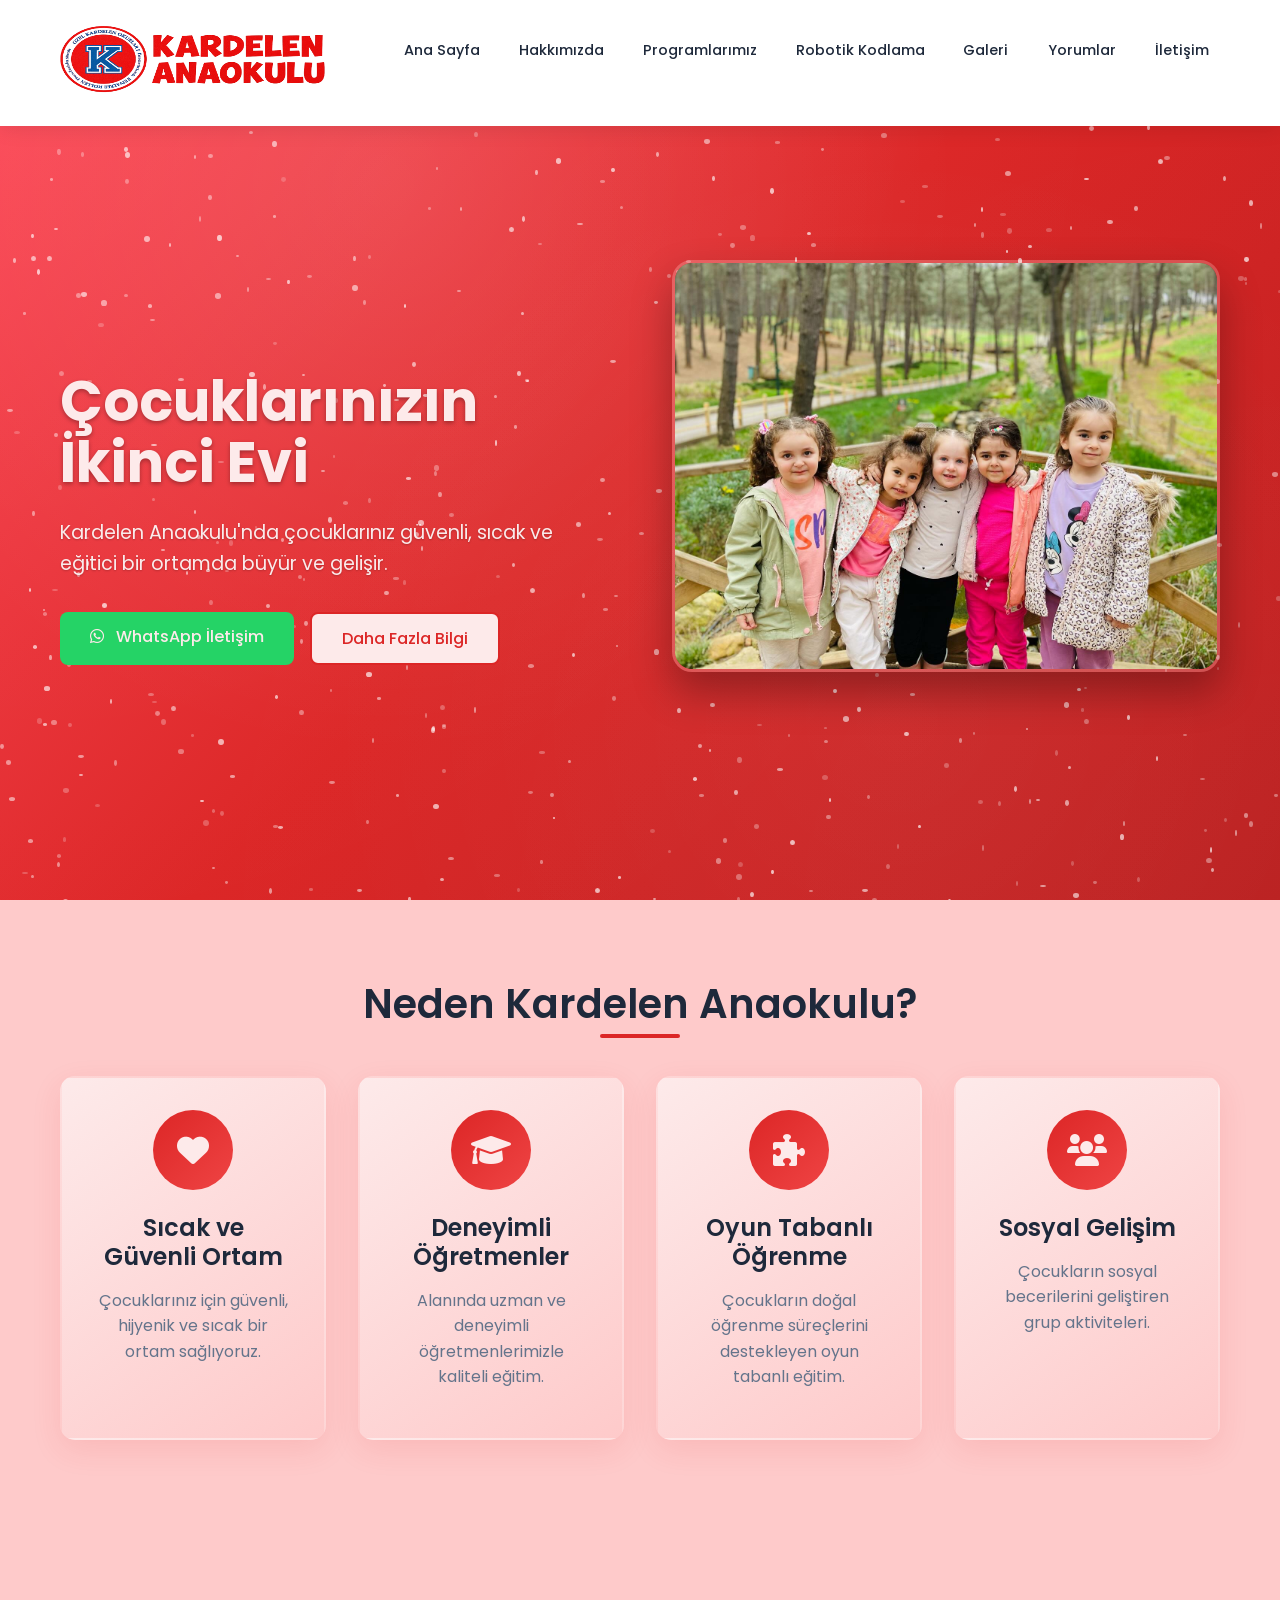
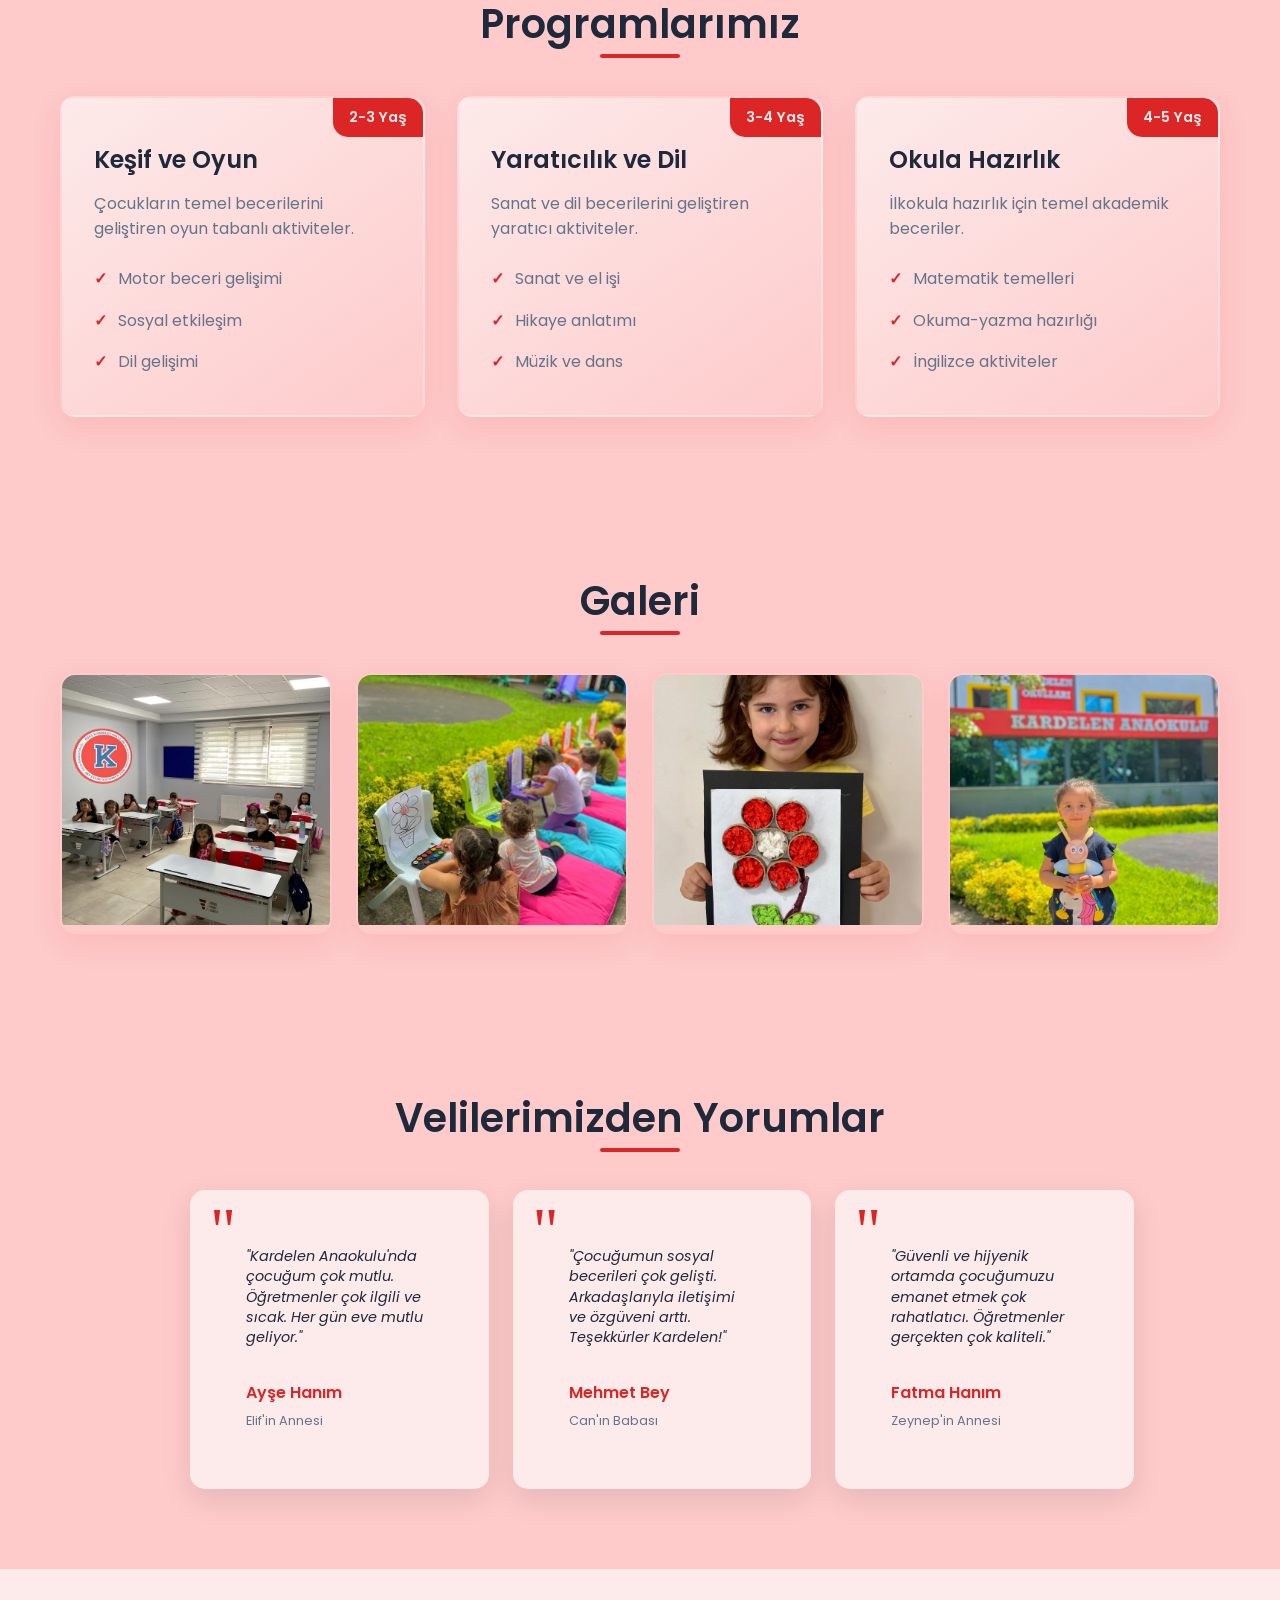
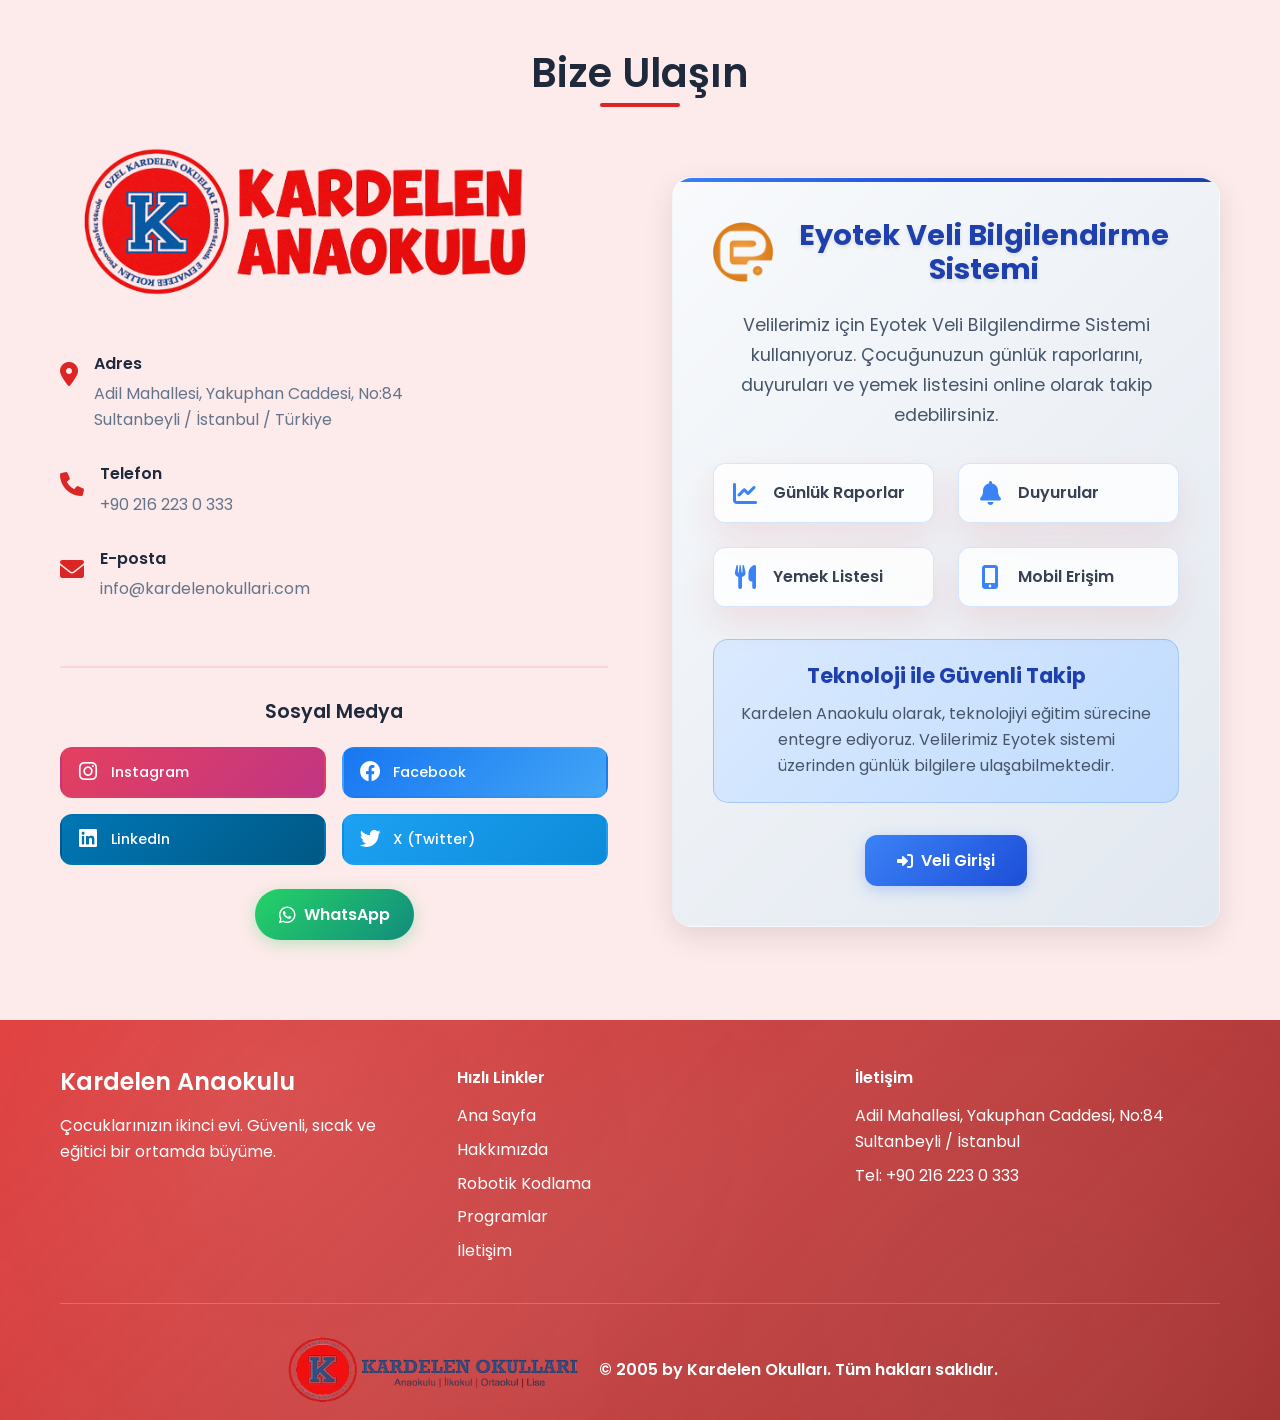
<file: index.html>
<!DOCTYPE html>
<html lang="tr">
<head>
    <meta charset="UTF-8">
    <meta name="viewport" content="width=device-width, initial-scale=1.0">
    <title>Kardelen Anaokulu - Çocuklarınızın İkinci Evi</title>
    <meta name="description" content="Kardelen Anaokulu - Sultanbeyli'de güvenli, sıcak ve eğitici bir ortamda çocuklarınızın gelişimini destekliyoruz.">
    <link rel="icon" sizes="192x192" href="images/icon.png">
    <link rel="stylesheet" href="styles.css">
    <link href="https://fonts.googleapis.com/css2?family=Poppins:wght@300;400;500;600;700&display=swap" rel="stylesheet">
    <link rel="stylesheet" href="https://cdnjs.cloudflare.com/ajax/libs/font-awesome/6.0.0/css/all.min.css">
</head>
<body>
    <!-- Header -->
    <header class="header">
        <nav class="navbar">
            <div class="nav-container">
                <div class="nav-logo">
                    <a href="#home">
                        <img src="images/iletisim-logo.png" alt="Kardelen Anaokulu" class="nav-logo-img">
                    </a>    
                </div>
                <ul class="nav-menu">
                    <li class="nav-item">
                        <a href="#home" class="nav-link">Ana Sayfa</a>
                    </li>
                    <li class="nav-item">
                        <a href="hakkimizda.html" class="nav-link">Hakkımızda</a>
                    </li>
                    <li class="nav-item">
                        <a href="#programs" class="nav-link">Programlarımız</a>
                    </li>
                    <li class="nav-item">
                        <a href="robotik-kodlama.html" class="nav-link">Robotik Kodlama</a>
                    </li>
                    <li class="nav-item">
                        <a href="#gallery" class="nav-link">Galeri</a>
                    </li>
                    <li class="nav-item">
                        <a href="#testimonials" class="nav-link">Yorumlar</a>
                    </li>
                    <li class="nav-item">
                        <a href="#contact" class="nav-link">İletişim</a>
                    </li>
                </ul>
                <div class="hamburger">
                    <span class="bar"></span>
                    <span class="bar"></span>
                    <span class="bar"></span>
                </div>
            </div>
        </nav>
    </header>

    <!-- Hero Section -->
    <section id="home" class="hero">
        <div class="hero-container">
            <div class="hero-content">
                <div class="hero-logo-section">
                    <img src="images/icon.png" alt="Kardelen Anaokulu Logo" class="hero-logo">
                </div>
                <h1 class="hero-title">Çocuklarınızın İkinci Evi</h1>
                <p class="hero-subtitle">Kardelen Anaokulu'nda çocuklarınız güvenli, sıcak ve eğitici bir ortamda büyür ve gelişir.</p>
                <div class="hero-buttons">
                    <a href="https://wa.me/902162230333" target="_blank" class="btn btn-whatsapp">
                        <i class="fab fa-whatsapp"></i> WhatsApp İletişim
                    </a>
                    <a href="hakkimizda.html" class="btn btn-secondary">Daha Fazla Bilgi</a>
                </div>
            </div>
            <div class="hero-image">
                <img src="images/hero-children.jpg" alt="Mutlu çocuklar" class="hero-img">
            </div>
        </div>
    </section>

    <!-- Why Choose Us Section -->
    <section class="why-choose-us">
        <div class="container">
            <h2 class="section-title">Neden Kardelen Anaokulu?</h2>
            <div class="features-grid">
                <div class="feature-card">
                    <div class="feature-icon">
                        <i class="fas fa-heart"></i>
                    </div>
                    <h3>Sıcak ve Güvenli Ortam</h3>
                    <p>Çocuklarınız için güvenli, hijyenik ve sıcak bir ortam sağlıyoruz.</p>
                </div>
                <div class="feature-card">
                    <div class="feature-icon">
                        <i class="fas fa-graduation-cap"></i>
                    </div>
                    <h3>Deneyimli Öğretmenler</h3>
                    <p>Alanında uzman ve deneyimli öğretmenlerimizle kaliteli eğitim.</p>
                </div>
                <div class="feature-card">
                    <div class="feature-icon">
                        <i class="fas fa-puzzle-piece"></i>
                    </div>
                    <h3>Oyun Tabanlı Öğrenme</h3>
                    <p>Çocukların doğal öğrenme süreçlerini destekleyen oyun tabanlı eğitim.</p>
                </div>
                <div class="feature-card">
                    <div class="feature-icon">
                        <i class="fas fa-users"></i>
                    </div>
                    <h3>Sosyal Gelişim</h3>
                    <p>Çocukların sosyal becerilerini geliştiren grup aktiviteleri.</p>
                </div>
            </div>
        </div>
    </section>

    <!-- Eyotek Mobile CTA -->
    <section class="eyotek-mobile-cta">
        <div class="container">
            <div class="eyotek-mobile-content">
                <div class="eyotek-mobile-icon">
                    <i class="fas fa-mobile-alt"></i>
                </div>
                <div class="eyotek-mobile-text">
                    <h3>Eyotek Veli Bilgilendirme Sistemi</h3>
                    <p>Çocuğunuzun günlük raporlarını, duyuruları ve yemek listesini online takip edin</p>
                </div>
                <a href="#eyotek" class="eyotek-mobile-btn">
                    <i class="fas fa-arrow-right"></i>
                    Eyotek Girişi
                </a>
            </div>
        </div>
    </section>

    <!-- Programs Preview -->
    <section id="programs" class="programs-preview">
        <div class="container">
            <h2 class="section-title">Programlarımız</h2>
            <div class="programs-grid">
                <div class="program-card">
                    <div class="program-age">2-3 Yaş</div>
                    <h3>Keşif ve Oyun</h3>
                    <p>Çocukların temel becerilerini geliştiren oyun tabanlı aktiviteler.</p>
                    <ul>
                        <li>Motor beceri gelişimi</li>
                        <li>Sosyal etkileşim</li>
                        <li>Dil gelişimi</li>
                    </ul>
                </div>
                <div class="program-card">
                    <div class="program-age">3-4 Yaş</div>
                    <h3>Yaratıcılık ve Dil</h3>
                    <p>Sanat ve dil becerilerini geliştiren yaratıcı aktiviteler.</p>
                    <ul>
                        <li>Sanat ve el işi</li>
                        <li>Hikaye anlatımı</li>
                        <li>Müzik ve dans</li>
                    </ul>
                </div>
                <div class="program-card">
                    <div class="program-age">4-5 Yaş</div>
                    <h3>Okula Hazırlık</h3>
                    <p>İlkokula hazırlık için temel akademik beceriler.</p>
                    <ul>
                        <li>Matematik temelleri</li>
                        <li>Okuma-yazma hazırlığı</li>
                        <li>İngilizce aktiviteler</li>
                    </ul>
                </div>
            </div>
        </div>
    </section>

    <!-- Gallery Preview -->
    <section id="gallery" class="gallery-preview">
        <div class="container">
            <h2 class="section-title">Galeri</h2>
            <div class="gallery-grid">
                <div class="gallery-item">
                    <img src="images/classroom-activity.jpg" alt="Sınıf aktivitesi">
                    <div class="gallery-overlay">
                        <h4>Sınıf Aktiviteleri</h4>
                    </div>
                </div>
                <div class="gallery-item">
                    <img src="images/outdoor-play.jpg" alt="Bahçe oyunları">
                    <div class="gallery-overlay">
                        <h4>Bahçe Oyunları</h4>
                    </div>
                </div>
                <div class="gallery-item">
                    <img src="images/art-activities.jpg" alt="Sanat aktiviteleri">
                    <div class="gallery-overlay">
                        <h4>Sanat Aktiviteleri</h4>
                    </div>
                </div>
                <div class="gallery-item">
                    <img src="images/children-eating.jpg" alt="Yemek zamanı">
                    <div class="gallery-overlay">
                        <h4>Etkinlik Zamanı</h4>
                    </div>
                </div>
            </div>
        </div>
    </section>

    <!-- Testimonials -->
    <section id="testimonials" class="testimonials">
        <div class="container">
            <h2 class="section-title">Velilerimizden Yorumlar</h2>
            <div class="testimonials-grid">
                <div class="testimonial-card">
                    <div class="testimonial-content">
                        <p>"Kardelen Anaokulu'nda çocuğum çok mutlu. Öğretmenler çok ilgili ve sıcak. Her gün eve mutlu geliyor."</p>
                    </div>
                    <div class="testimonial-author">
                        <h4>Ayşe Hanım</h4>
                        <span>Elif'in Annesi</span>
                    </div>
                </div>
                <div class="testimonial-card">
                    <div class="testimonial-content">
                        <p>"Çocuğumun sosyal becerileri çok gelişti. Arkadaşlarıyla iletişimi ve özgüveni arttı. Teşekkürler Kardelen!"</p>
                    </div>
                    <div class="testimonial-author">
                        <h4>Mehmet Bey</h4>
                        <span>Can'ın Babası</span>
                    </div>
                </div>
                <div class="testimonial-card">
                    <div class="testimonial-content">
                        <p>"Güvenli ve hijyenik ortamda çocuğumuzu emanet etmek çok rahatlatıcı. Öğretmenler gerçekten çok kaliteli."</p>
                    </div>
                    <div class="testimonial-author">
                        <h4>Fatma Hanım</h4>
                        <span>Zeynep'in Annesi</span>
                    </div>
                </div>
            </div>
        </div>
    </section>

    <!-- Contact Section -->
    <section id="contact" class="contact">
        <div class="container">
            <h2 class="section-title">Bize Ulaşın</h2>
            <div class="contact-content">
                <div class="contact-info">
                    <div class="contact-logo">
                        <img src="images/iletisim-logo.png" alt="Kardelen Anaokulu Logo" class="logo-img">
                    </div>
                    <div class="contact-item">
                        <i class="fas fa-map-marker-alt"></i>
                        <div>
                            <h4>Adres</h4>
                            <p>Adil Mahallesi, Yakuphan Caddesi, No:84<br>Sultanbeyli / İstanbul / Türkiye</p>
                        </div>
                    </div>
                    <div class="contact-item">
                        <i class="fas fa-phone"></i>
                        <div>
                            <h4>Telefon</h4>
                            <p>+90 216 223 0 333</p>
                        </div>
                    </div>
                    <div class="contact-item">
                        <i class="fas fa-envelope"></i>
                        <div>
                            <h4>E-posta</h4>
                            <p>info@kardelenokullari.com</p>
                        </div>
                    </div>
                    
                    <!-- Social Media Links -->
                    <div class="social-media">
                        <h4>Sosyal Medya</h4>
                        <div class="social-links">
                            <a href="https://www.instagram.com/anaokulkardelen/" target="_blank" class="social-link instagram">
                                <i class="fab fa-instagram"></i>
                                <span>Instagram</span>
                            </a>
                            <a href="https://www.facebook.com/kardelenokullari/" target="_blank" class="social-link facebook">
                                <i class="fab fa-facebook"></i>
                                <span>Facebook</span>
                            </a>
                            <a href="https://www.linkedin.com/company/kardelen-okulları" target="_blank" class="social-link linkedin">
                                <i class="fab fa-linkedin"></i>
                                <span>LinkedIn</span>
                            </a>
                            <a href="https://x.com/kardelenokullar" target="_blank" class="social-link twitter">
                                <i class="fab fa-twitter"></i>
                                <span>X (Twitter)</span>
                            </a>
                        </div>
                        <div class="whatsapp-center">
                            <a href="https://wa.me/902162230333" target="_blank" class="whatsapp-button">
                                <i class="fab fa-whatsapp"></i>
                                <span>WhatsApp</span>
                            </a>
                        </div>
                    </div>
                </div>
                <div id="eyotek" class="eyotek-system">
                    <div class="eyotek-content">
                        <div class="eyotek-header">
                            <img src="images/eyotek.png" alt="Eyotek Logo" class="eyotek-logo">
                            <h3>Eyotek Veli Bilgilendirme Sistemi</h3>
                        </div>
                        <div class="eyotek-description">
                            <p>Velilerimiz için Eyotek Veli Bilgilendirme Sistemi kullanıyoruz. Çocuğunuzun günlük raporlarını, duyuruları ve yemek listesini online olarak takip edebilirsiniz.</p>
                        </div>
                        <div class="eyotek-features">
                            <div class="feature-item">
                                <i class="fas fa-chart-line"></i>
                                <span>Günlük Raporlar</span>
                            </div>
                            <div class="feature-item">
                                <i class="fas fa-bell"></i>
                                <span>Duyurular</span>
                            </div>
                            <div class="feature-item">
                                <i class="fas fa-utensils"></i>
                                <span>Yemek Listesi</span>
                            </div>
                            <div class="feature-item">
                                <i class="fas fa-mobile-alt"></i>
                                <span>Mobil Erişim</span>
                            </div>
                        </div>
                        <div class="eyotek-benefits">
                            <h4>Teknoloji ile Güvenli Takip</h4>
                            <p>Kardelen Anaokulu olarak, teknolojiyi eğitim sürecine entegre ediyoruz. Velilerimiz Eyotek sistemi üzerinden günlük bilgilere ulaşabilmektedir.</p>
                        </div>
                        <div class="eyotek-actions">
                            <a href="https://kardelen.eyotek.com/" target="_blank" class="btn btn-primary">
                                <i class="fas fa-sign-in-alt"></i>
                                Veli Girişi
                            </a>
                        </div>
                    </div>
                </div>
            </div>
        </div>
    </section>

    <!-- Footer -->
    <footer class="footer">
        <div class="container">
            <div class="footer-content">
                <div class="footer-section">
                    <h3>Kardelen Anaokulu</h3>
                    <p>Çocuklarınızın ikinci evi. Güvenli, sıcak ve eğitici bir ortamda büyüme.</p>
                </div>
                <div class="footer-section">
                    <h4>Hızlı Linkler</h4>
                    <ul>
                        <li><a href="#home">Ana Sayfa</a></li>
                        <li><a href="hakkimizda.html">Hakkımızda</a></li>
                        <li><a href="robotik-kodlama.html">Robotik Kodlama</a></li>
                        <li><a href="#programs">Programlar</a></li>
                        <li><a href="#contact">İletişim</a></li>
                    </ul>
                </div>
                <div class="footer-section">
                    <h4>İletişim</h4>
                    <p>Adil Mahallesi, Yakuphan Caddesi, No:84<br>Sultanbeyli / İstanbul</p>
                    <p>Tel: +90 216 223 0 333</p>
                </div>
            </div>
            <div class="footer-bottom">
                <div class="footer-copyright">
                    <img src="images/nav-logo.png" alt="Kardelen Anaokulu Logo" class="footer-logo">
                    <p>&copy; 2005 by Kardelen Okulları. Tüm hakları saklıdır.</p>
                </div>
            </div>
        </div>
    </footer>

    <script src="script.js"></script>
</body>
</html>
</file>
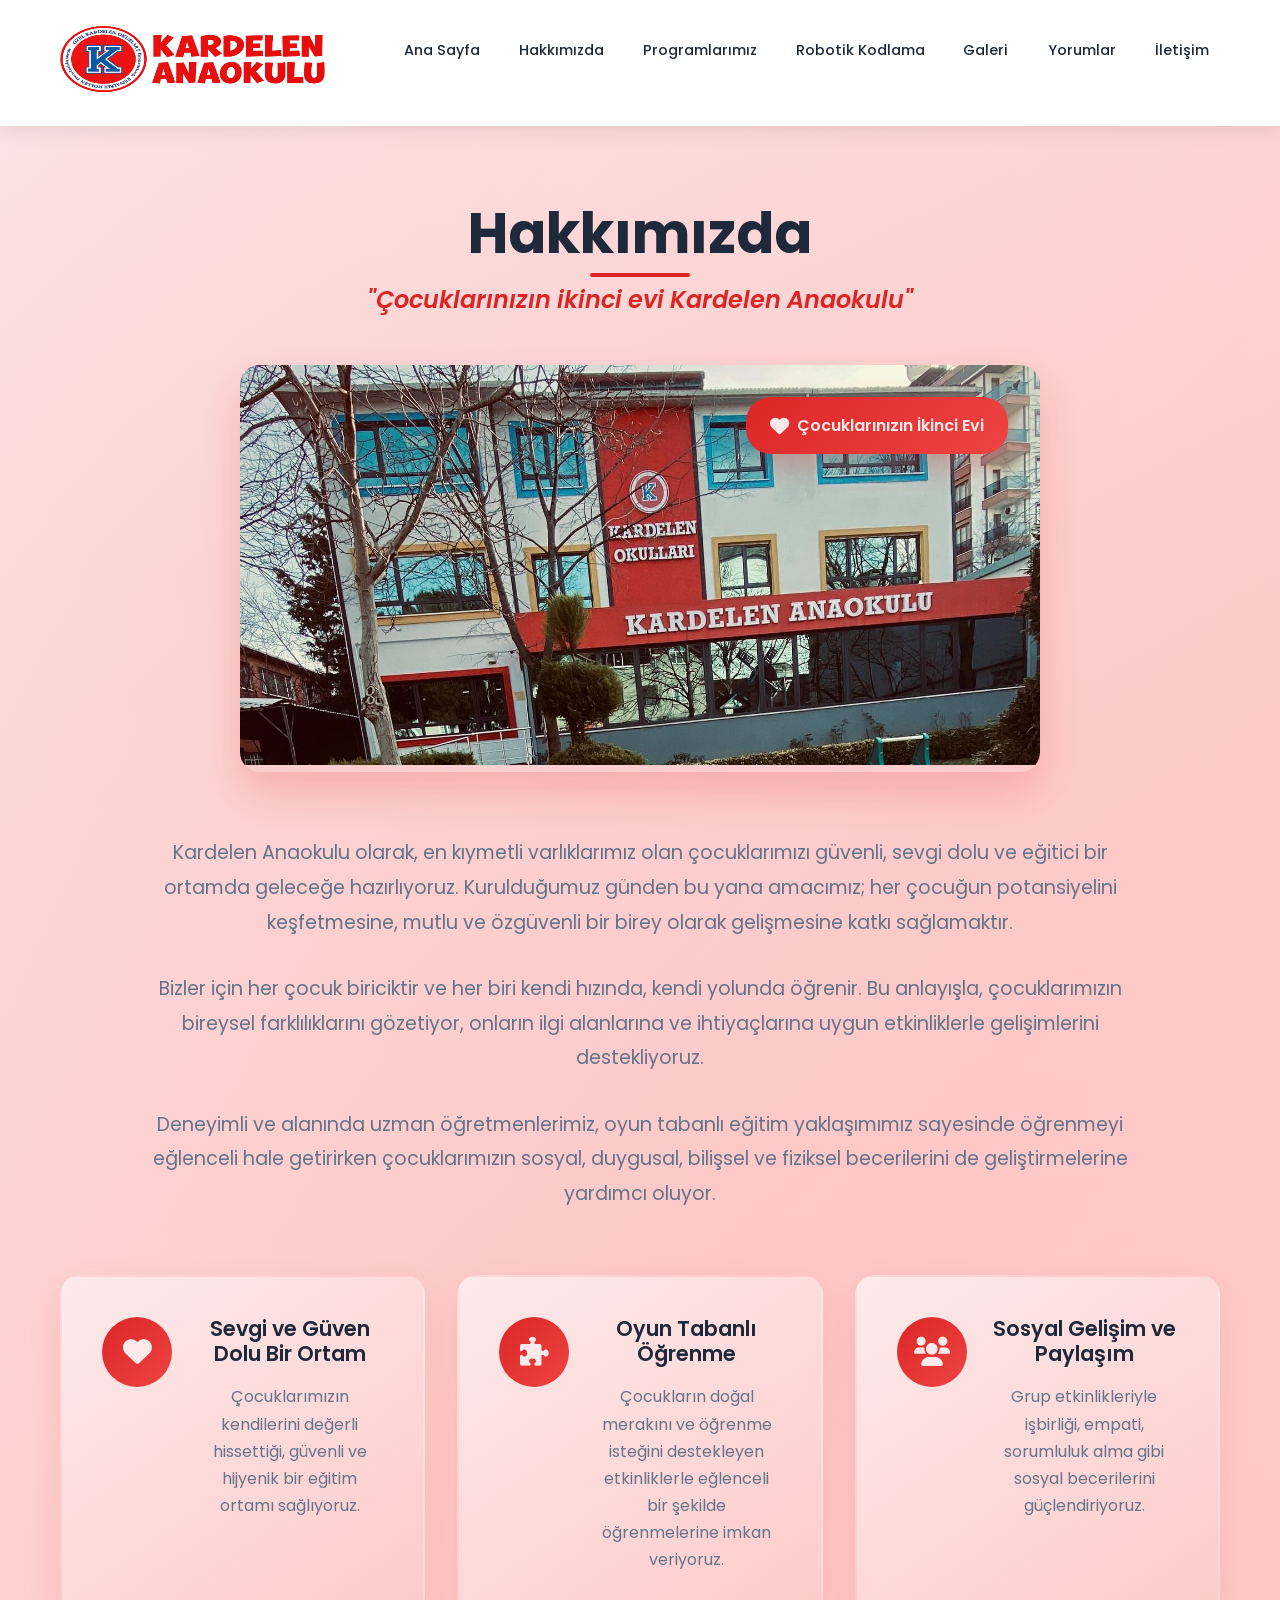
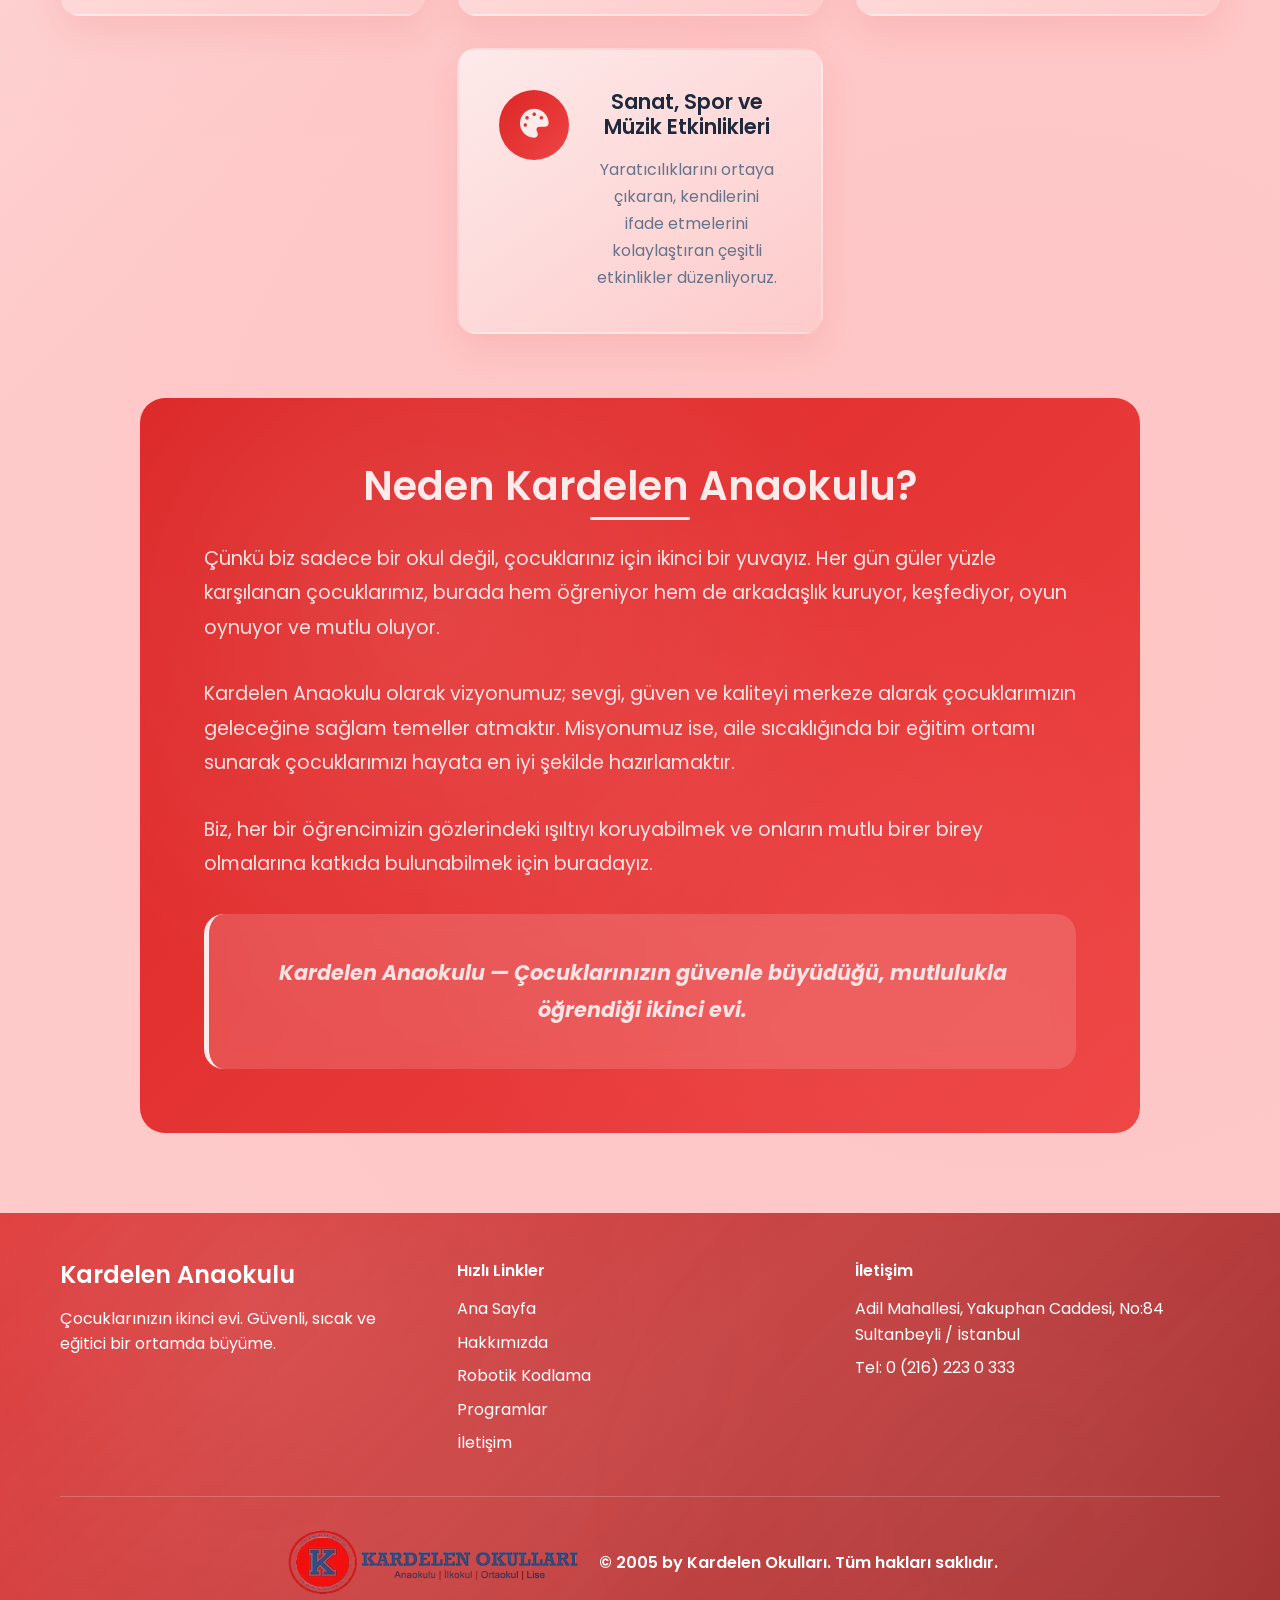
<file: hakkimizda.html>
<!DOCTYPE html>
<html lang="tr">
<head>
    <meta charset="UTF-8">
    <meta name="viewport" content="width=device-width, initial-scale=1.0">
    <title>Hakkımızda - Kardelen Anaokulu</title>
    <link rel="icon" sizes="192x192" href="images/icon.png">
    <meta name="description" content="Kardelen Anaokulu hakkında bilgi edinin. Çocuklarınızın ikinci evi olan anaokulumuzun misyonu, vizyonu ve sunduğumuz hizmetler.">
    <link rel="stylesheet" href="styles.css">
    <link href="https://fonts.googleapis.com/css2?family=Poppins:wght@300;400;500;600;700&display=swap" rel="stylesheet">
    <link rel="stylesheet" href="https://cdnjs.cloudflare.com/ajax/libs/font-awesome/6.0.0/css/all.min.css">
</head>
<body>
    <!-- Header -->
    <header class="header">
        <nav class="navbar">
            <div class="nav-container">
                <div class="nav-logo">
                    <a href="index.html">
                        <img src="images/iletisim-logo.png" alt="Kardelen Anaokulu" class="nav-logo-img">
                    </a>
                </div>
                <ul class="nav-menu">
                    <li class="nav-item">
                        <a href="index.html" class="nav-link">Ana Sayfa</a>
                    </li>
                    <li class="nav-item">
                        <a href="hakkimizda.html" class="nav-link">Hakkımızda</a>
                    </li>
                    <li class="nav-item">
                        <a href="index.html#programs" class="nav-link">Programlarımız</a>
                    </li>
                    <li class="nav-item">
                        <a href="robotik-kodlama.html" class="nav-link">Robotik Kodlama</a>
                    </li>
                    <li class="nav-item">
                        <a href="index.html#gallery" class="nav-link">Galeri</a>
                    </li>
                    <li class="nav-item">
                        <a href="index.html#testimonials" class="nav-link">Yorumlar</a>
                    </li>
                    <li class="nav-item">
                        <a href="index.html#contact" class="nav-link">İletişim</a>
                    </li>
                </ul>
                <div class="hamburger">
                    <span class="bar"></span>
                    <span class="bar"></span>
                    <span class="bar"></span>
                </div>
            </div>
        </nav>
    </header>

    <!-- About Us Section -->
    <section class="about-page">
        <div class="container">
            <div class="about-hero">
                <div class="about-hero-content">
                    <h1 class="about-hero-title">Hakkımızda</h1>
                    <h2 class="about-hero-subtitle">"Çocuklarınızın ikinci evi Kardelen Anaokulu"</h2>
                    <div class="about-hero-image">
                        <img src="images/children.jpg" alt="Kardelen Anaokulu Çocukları" class="hero-main-img">
                        <div class="about-hero-overlay">
                            <div class="about-hero-badge">
                                <i class="fas fa-heart"></i>
                                <span>Çocuklarınızın İkinci Evi</span>
                            </div>
                        </div>
                    </div>
                </div>
            </div>
            
            <div class="about-content">
                <div class="about-description">
                    <p>Kardelen Anaokulu olarak, en kıymetli varlıklarımız olan çocuklarımızı güvenli, sevgi dolu ve eğitici bir ortamda geleceğe hazırlıyoruz. Kurulduğumuz günden bu yana amacımız; her çocuğun potansiyelini keşfetmesine, mutlu ve özgüvenli bir birey olarak gelişmesine katkı sağlamaktır.</p>
                    
                    <p>Bizler için her çocuk biriciktir ve her biri kendi hızında, kendi yolunda öğrenir. Bu anlayışla, çocuklarımızın bireysel farklılıklarını gözetiyor, onların ilgi alanlarına ve ihtiyaçlarına uygun etkinliklerle gelişimlerini destekliyoruz.</p>
                    
                    <p>Deneyimli ve alanında uzman öğretmenlerimiz, oyun tabanlı eğitim yaklaşımımız sayesinde öğrenmeyi eğlenceli hale getirirken çocuklarımızın sosyal, duygusal, bilişsel ve fiziksel becerilerini de geliştirmelerine yardımcı oluyor.</p>
                </div>
            </div>
            
            <div class="about-features">
                <div class="features-list">
                    <div class="feature-item">
                        <div class="feature-icon">
                            <i class="fas fa-heart"></i>
                        </div>
                        <div class="feature-content">
                            <h4>Sevgi ve Güven Dolu Bir Ortam</h4>
                            <p>Çocuklarımızın kendilerini değerli hissettiği, güvenli ve hijyenik bir eğitim ortamı sağlıyoruz.</p>
                        </div>
                    </div>
                    
                    <div class="feature-item">
                        <div class="feature-icon">
                            <i class="fas fa-puzzle-piece"></i>
                        </div>
                        <div class="feature-content">
                            <h4>Oyun Tabanlı Öğrenme</h4>
                            <p>Çocukların doğal merakını ve öğrenme isteğini destekleyen etkinliklerle eğlenceli bir şekilde öğrenmelerine imkan veriyoruz.</p>
                        </div>
                    </div>
                    
                    <div class="feature-item">
                        <div class="feature-icon">
                            <i class="fas fa-users"></i>
                        </div>
                        <div class="feature-content">
                            <h4>Sosyal Gelişim ve Paylaşım</h4>
                            <p>Grup etkinlikleriyle işbirliği, empati, sorumluluk alma gibi sosyal becerilerini güçlendiriyoruz.</p>
                        </div>
                    </div>
                    
                    <div class="feature-item">
                        <div class="feature-icon">
                            <i class="fas fa-palette"></i>
                        </div>
                        <div class="feature-content">
                            <h4>Sanat, Spor ve Müzik Etkinlikleri</h4>
                            <p>Yaratıcılıklarını ortaya çıkaran, kendilerini ifade etmelerini kolaylaştıran çeşitli etkinlikler düzenliyoruz.</p>
                        </div>
                    </div>
                </div>
            </div>
            
            <div class="about-mission">
                <div class="mission-content">
                    <h3 class="mission-title">Neden Kardelen Anaokulu?</h3>
                    <div class="mission-text">
                        <p>Çünkü biz sadece bir okul değil, çocuklarınız için ikinci bir yuvayız. Her gün güler yüzle karşılanan çocuklarımız, burada hem öğreniyor hem de arkadaşlık kuruyor, keşfediyor, oyun oynuyor ve mutlu oluyor.</p>
                        
                        <p>Kardelen Anaokulu olarak vizyonumuz; sevgi, güven ve kaliteyi merkeze alarak çocuklarımızın geleceğine sağlam temeller atmaktır. Misyonumuz ise, aile sıcaklığında bir eğitim ortamı sunarak çocuklarımızı hayata en iyi şekilde hazırlamaktır.</p>
                        
                        <p>Biz, her bir öğrencimizin gözlerindeki ışıltıyı koruyabilmek ve onların mutlu birer birey olmalarına katkıda bulunabilmek için buradayız.</p>
                        
                        <div class="mission-quote">
                            <p><strong>Kardelen Anaokulu — Çocuklarınızın güvenle büyüdüğü, mutlulukla öğrendiği ikinci evi.</strong></p>
                        </div>
                    </div>
                </div>
            </div>
        </div>
    </section>

    <!-- Footer -->
    <footer class="footer">
        <div class="container">
            <div class="footer-content">
                <div class="footer-section">
                    <h3>Kardelen Anaokulu</h3>
                    <p>Çocuklarınızın ikinci evi. Güvenli, sıcak ve eğitici bir ortamda büyüme.</p>
                </div>
                <div class="footer-section">
                    <h4>Hızlı Linkler</h4>
                    <ul>
                        <li><a href="index.html">Ana Sayfa</a></li>
                        <li><a href="hakkimizda.html">Hakkımızda</a></li>
                        <li><a href="robotik-kodlama.html">Robotik Kodlama</a></li>
                        <li><a href="index.html#programs">Programlar</a></li>
                        <li><a href="index.html#contact">İletişim</a></li>
                    </ul>
                </div>
                <div class="footer-section">
                    <h4>İletişim</h4>
                    <p>Adil Mahallesi, Yakuphan Caddesi, No:84<br>Sultanbeyli / İstanbul</p>
                    <p>Tel: 0 (216) 223 0 333</p>
                </div>
            </div>
            <div class="footer-bottom">
                <div class="footer-copyright">
                    <img src="images/nav-logo.png" alt="Kardelen Anaokulu Logo" class="footer-logo">
                    <p>&copy; 2005 by Kardelen Okulları. Tüm hakları saklıdır.</p>
                </div>
            </div>
        </div>
    </footer>

    <script src="script.js"></script>
</body>
</html>
</file>
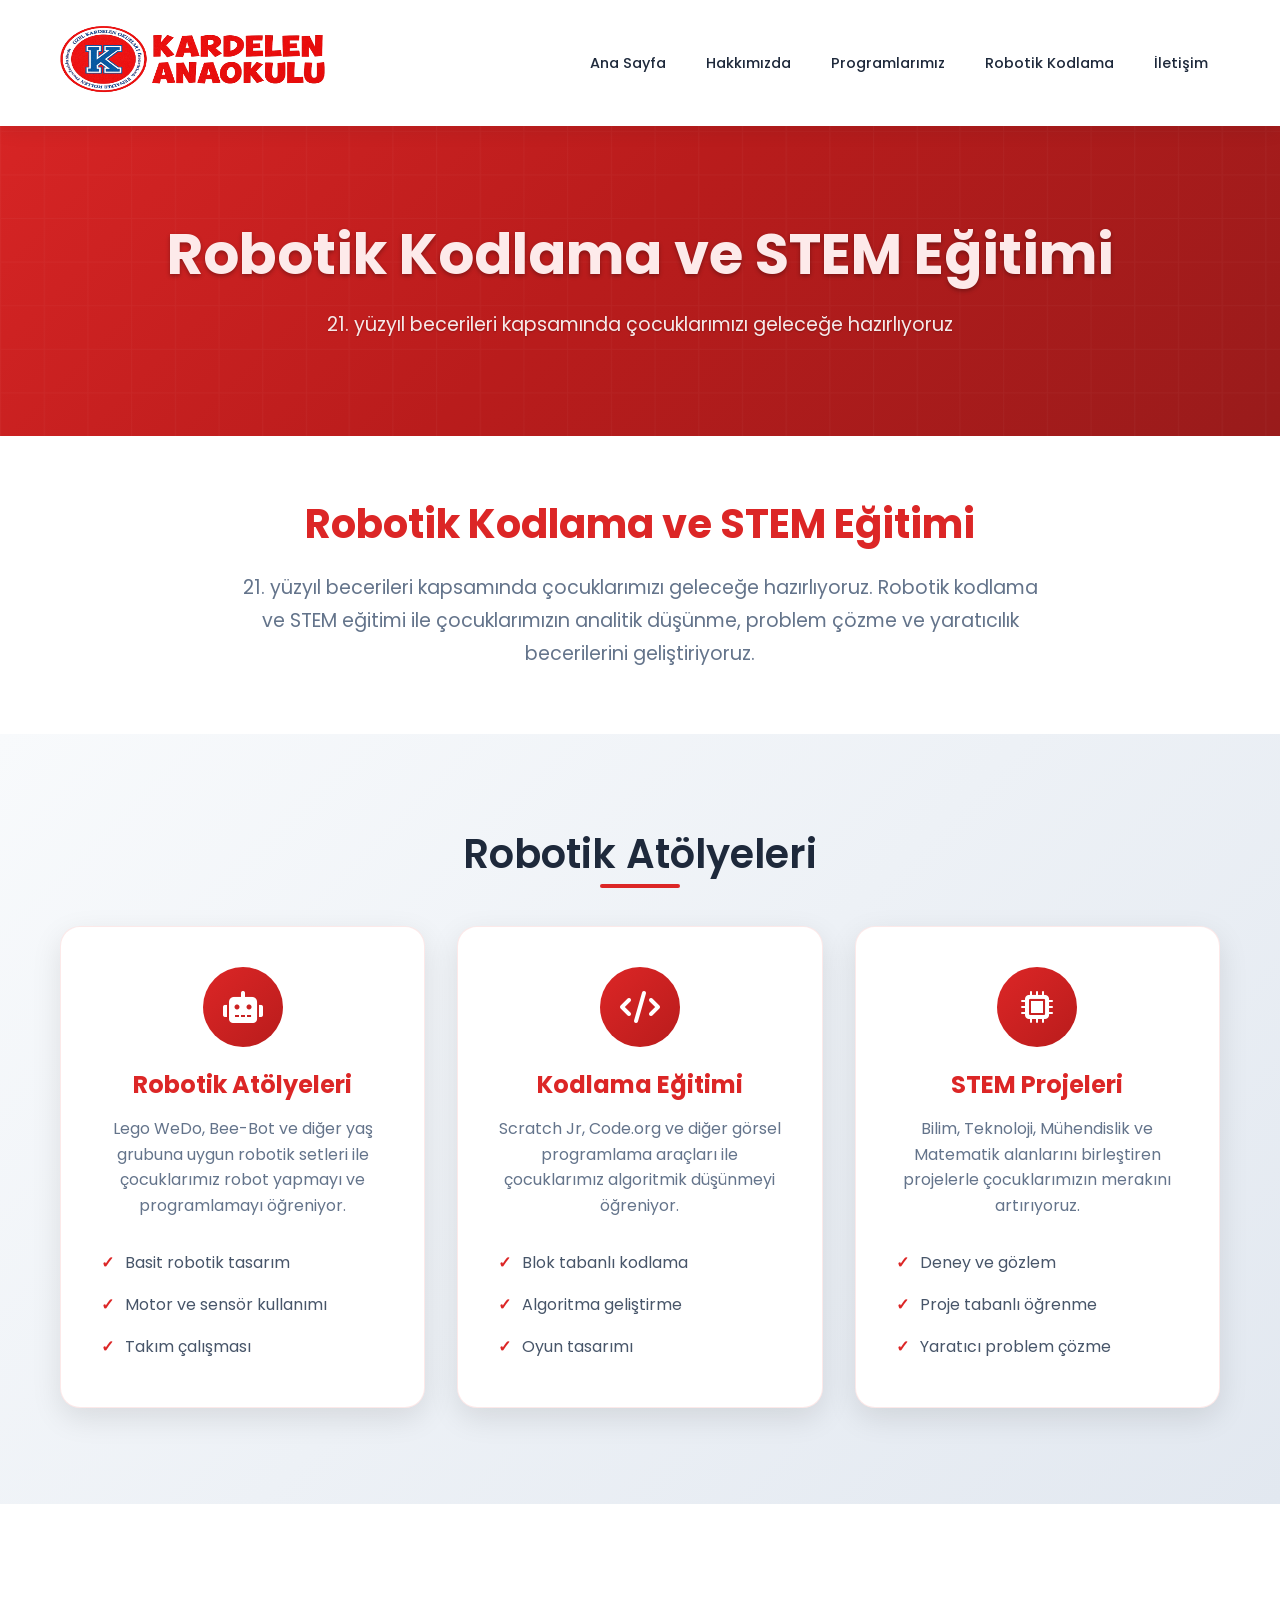
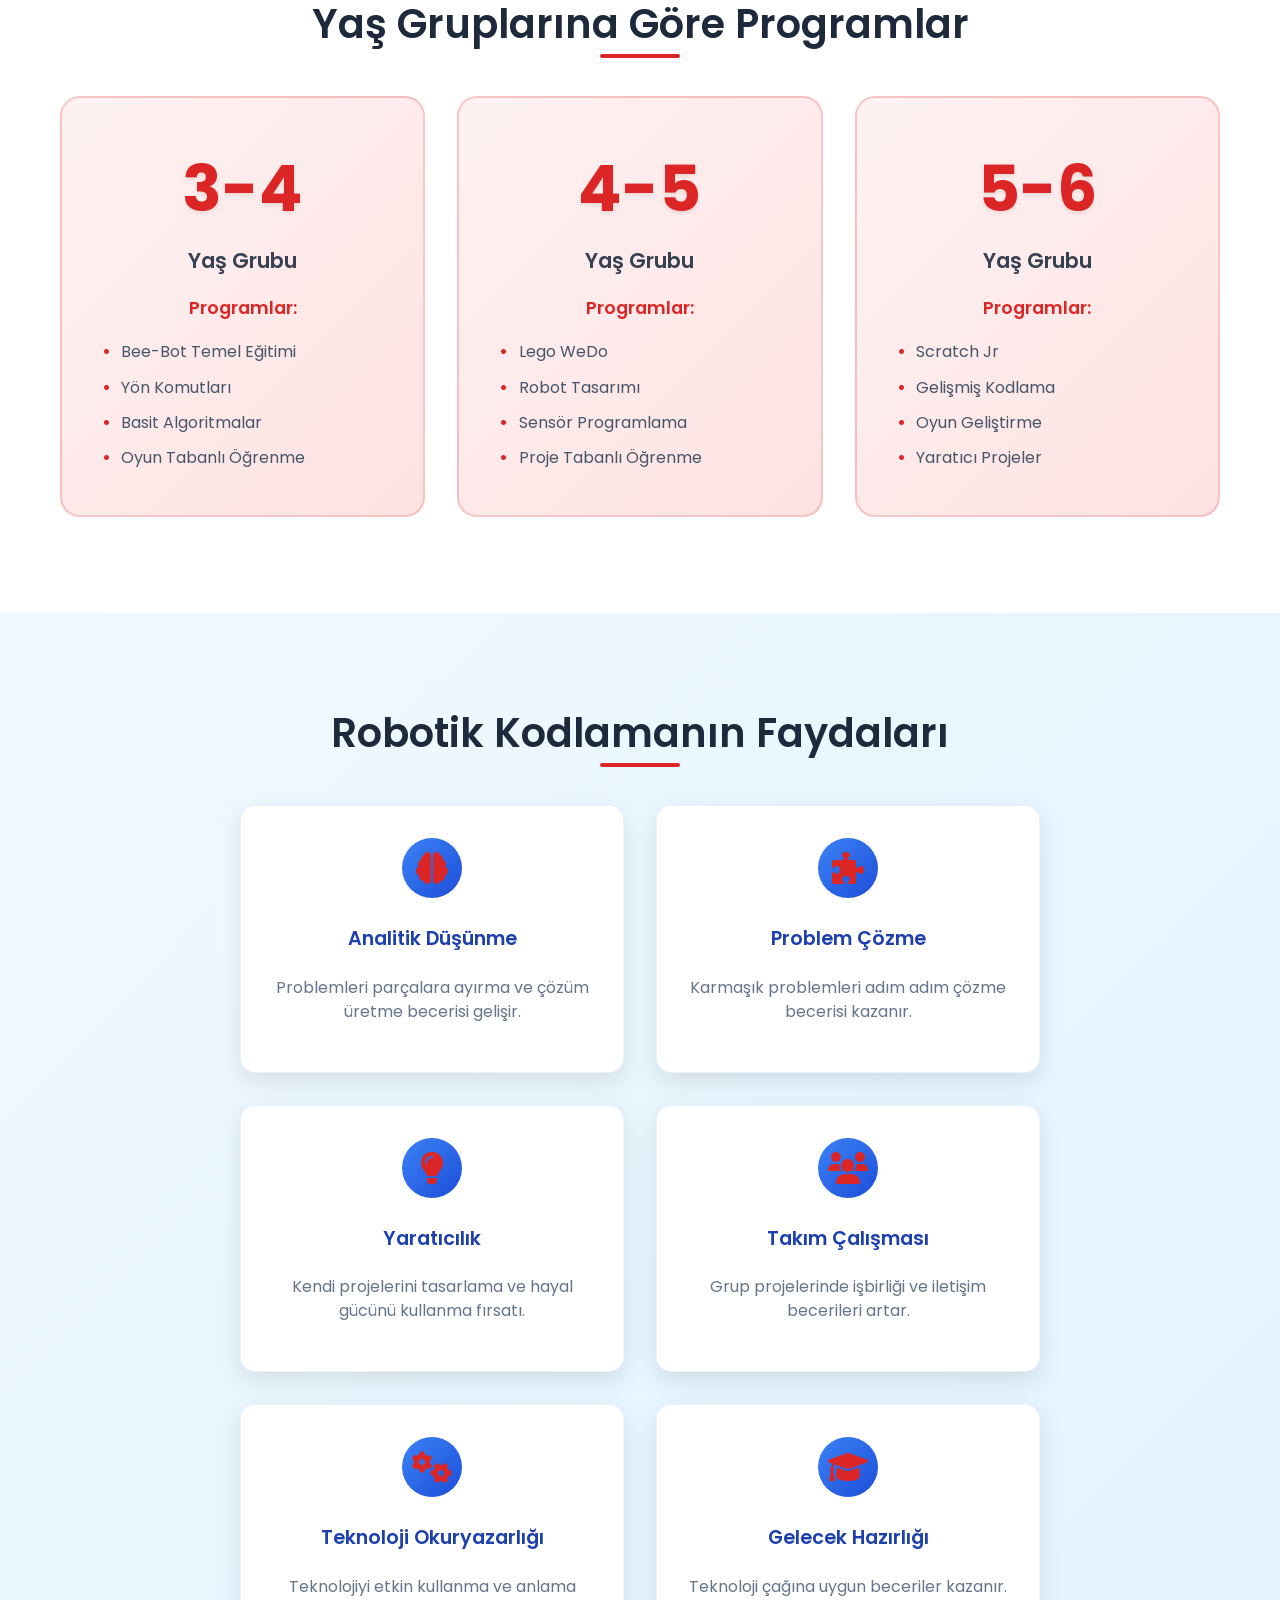
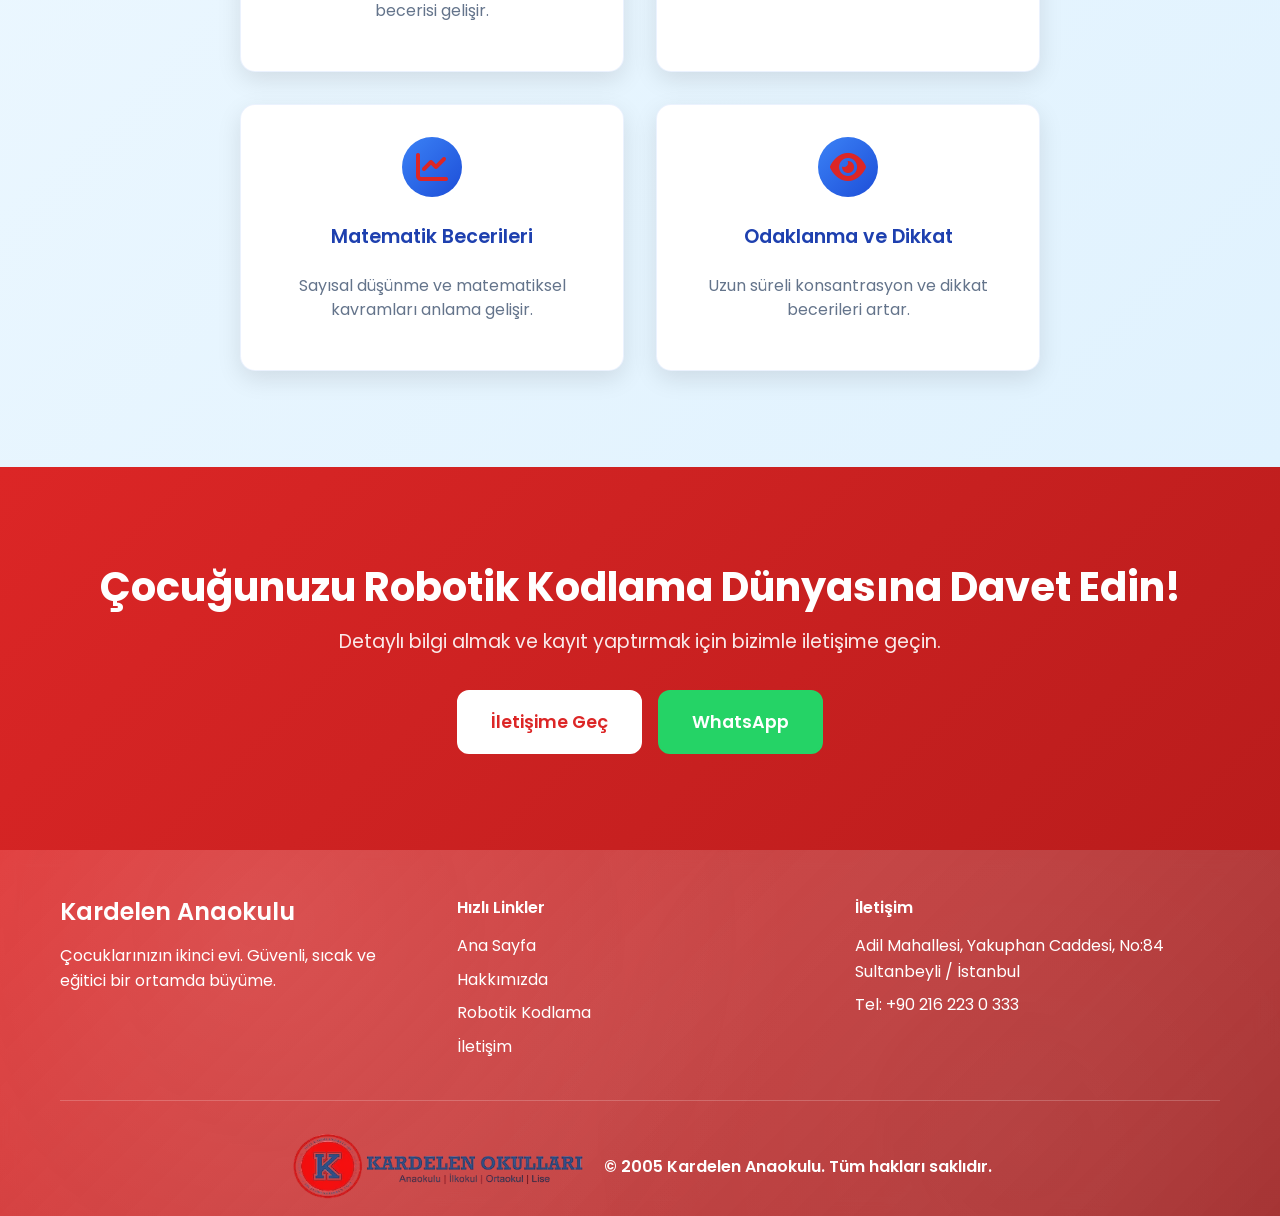
<file: robotik-kodlama.html>
<!DOCTYPE html>
<html lang="tr">
<head>
    <meta charset="UTF-8">
    <meta name="viewport" content="width=device-width, initial-scale=1.0">
    <title>Robotik Kodlama - Kardelen Anaokulu</title>
    <link rel="stylesheet" href="styles.css">
    <link rel="icon" sizes="192x192" href="images/icon.png">
    <link href="https://fonts.googleapis.com/css2?family=Poppins:wght@300;400;500;600;700&display=swap" rel="stylesheet">
    <link rel="stylesheet" href="https://cdnjs.cloudflare.com/ajax/libs/font-awesome/6.0.0/css/all.min.css">
</head>
<body>
    <!-- Header -->
    <header class="header">
        <nav class="navbar">
            <div class="nav-container">
                <div class="nav-logo">
                    <a href="index.html">
                        <img src="images/iletisim-logo.png" alt="Kardelen Anaokulu" class="nav-logo-img">
                    </a>
                </div>
                <ul class="nav-menu">
                    <li class="nav-item">
                        <a href="index.html" class="nav-link">Ana Sayfa</a>
                    </li>
                    <li class="nav-item">
                        <a href="hakkimizda.html" class="nav-link">Hakkımızda</a>
                    </li>
                    <li class="nav-item">
                        <a href="index.html#programs" class="nav-link">Programlarımız</a>
                    </li>
                    <li class="nav-item">
                        <a href="robotik-kodlama.html" class="nav-link active">Robotik Kodlama</a>
                    </li>
                    <li class="nav-item">
                        <a href="index.html#contact" class="nav-link">İletişim</a>
                    </li>
                </ul>
                <div class="hamburger">
                    <span class="bar"></span>
                    <span class="bar"></span>
                    <span class="bar"></span>
                </div>
            </div>
        </nav>
    </header>

    <!-- Hero Section -->
    <section class="hero-robotics">
        <div class="container">
            <div class="hero-content">
                <div class="hero-logo-section">
                    <img src="images/icon.png" alt="Kardelen Anaokulu Logo" class="hero-logo">
                </div>
                <h1 class="hero-title">Robotik Kodlama ve STEM Eğitimi</h1>
                <p class="hero-subtitle">21. yüzyıl becerileri kapsamında çocuklarımızı geleceğe hazırlıyoruz</p>
            </div>
        </div>
    </section>

    <!-- STEM Introduction -->
    <section class="stem-intro">
        <div class="container">
            <div class="intro-content">
                <h2>Robotik Kodlama ve STEM Eğitimi</h2>
                <p>21. yüzyıl becerileri kapsamında çocuklarımızı geleceğe hazırlıyoruz. Robotik kodlama ve STEM eğitimi ile çocuklarımızın analitik düşünme, problem çözme ve yaratıcılık becerilerini geliştiriyoruz.</p>
            </div>
        </div>
    </section>

    <!-- Robotics Programs -->
    <section id="robotics-programs" class="robotics-programs">
        <div class="container">
            <h2 class="section-title">Robotik Atölyeleri</h2>
            <div class="programs-grid">
                <div class="program-card">
                    <div class="program-icon">
                        <i class="fas fa-robot"></i>
                    </div>
                    <h3>Robotik Atölyeleri</h3>
                    <p>Lego WeDo, Bee-Bot ve diğer yaş grubuna uygun robotik setleri ile çocuklarımız robot yapmayı ve programlamayı öğreniyor.</p>
                    <ul class="program-features">
                        <li>Basit robotik tasarım</li>
                        <li>Motor ve sensör kullanımı</li>
                        <li>Takım çalışması</li>
                    </ul>
                </div>

                <div class="program-card">
                    <div class="program-icon">
                        <i class="fas fa-code"></i>
                    </div>
                    <h3>Kodlama Eğitimi</h3>
                    <p>Scratch Jr, Code.org ve diğer görsel programlama araçları ile çocuklarımız algoritmik düşünmeyi öğreniyor.</p>
                    <ul class="program-features">
                        <li>Blok tabanlı kodlama</li>
                        <li>Algoritma geliştirme</li>
                        <li>Oyun tasarımı</li>
                    </ul>
                </div>

                <div class="program-card">
                    <div class="program-icon">
                        <i class="fas fa-microchip"></i>
                    </div>
                    <h3>STEM Projeleri</h3>
                    <p>Bilim, Teknoloji, Mühendislik ve Matematik alanlarını birleştiren projelerle çocuklarımızın merakını artırıyoruz.</p>
                    <ul class="program-features">
                        <li>Deney ve gözlem</li>
                        <li>Proje tabanlı öğrenme</li>
                        <li>Yaratıcı problem çözme</li>
                    </ul>
                </div>
            </div>
        </div>
    </section>

    <!-- Age Groups -->
    <section id="age-groups" class="age-groups">
        <div class="container">
            <h2 class="section-title">Yaş Gruplarına Göre Programlar</h2>
            <div class="age-grid">
                <div class="age-card">
                    <div class="age-number">3-4</div>
                    <h3>Yaş Grubu</h3>
                    <div class="age-programs">
                        <h4>Programlar:</h4>
                        <ul>
                            <li>Bee-Bot Temel Eğitimi</li>
                            <li>Yön Komutları</li>
                            <li>Basit Algoritmalar</li>
                            <li>Oyun Tabanlı Öğrenme</li>
                        </ul>
                    </div>
                </div>

                <div class="age-card">
                    <div class="age-number">4-5</div>
                    <h3>Yaş Grubu</h3>
                    <div class="age-programs">
                        <h4>Programlar:</h4>
                        <ul>
                            <li>Lego WeDo</li>
                            <li>Robot Tasarımı</li>
                            <li>Sensör Programlama</li>
                            <li>Proje Tabanlı Öğrenme</li>
                        </ul>
                    </div>
                </div>

                <div class="age-card">
                    <div class="age-number">5-6</div>
                    <h3>Yaş Grubu</h3>
                    <div class="age-programs">
                        <h4>Programlar:</h4>
                        <ul>
                            <li>Scratch Jr</li>
                            <li>Gelişmiş Kodlama</li>
                            <li>Oyun Geliştirme</li>
                            <li>Yaratıcı Projeler</li>
                        </ul>
                    </div>
                </div>
            </div>
        </div>
    </section>

    <!-- Benefits -->
    <section id="benefits" class="benefits">
        <div class="container">
            <h2 class="section-title">Robotik Kodlamanın Faydaları</h2>
            <div class="benefits-grid">
                <div class="benefit-item">
                    <div class="benefit-icon">
                        <i class="fas fa-brain"></i>
                    </div>
                    <h3>Analitik Düşünme</h3>
                    <p>Problemleri parçalara ayırma ve çözüm üretme becerisi gelişir.</p>
                </div>

                <div class="benefit-item">
                    <div class="benefit-icon">
                        <i class="fas fa-puzzle-piece"></i>
                    </div>
                    <h3>Problem Çözme</h3>
                    <p>Karmaşık problemleri adım adım çözme becerisi kazanır.</p>
                </div>

                <div class="benefit-item">
                    <div class="benefit-icon">
                        <i class="fas fa-lightbulb"></i>
                    </div>
                    <h3>Yaratıcılık</h3>
                    <p>Kendi projelerini tasarlama ve hayal gücünü kullanma fırsatı.</p>
                </div>

                <div class="benefit-item">
                    <div class="benefit-icon">
                        <i class="fas fa-users"></i>
                    </div>
                    <h3>Takım Çalışması</h3>
                    <p>Grup projelerinde işbirliği ve iletişim becerileri artar.</p>
                </div>

                <div class="benefit-item">
                    <div class="benefit-icon">
                        <i class="fas fa-cogs"></i>
                    </div>
                    <h3>Teknoloji Okuryazarlığı</h3>
                    <p>Teknolojiyi etkin kullanma ve anlama becerisi gelişir.</p>
                </div>

                <div class="benefit-item">
                    <div class="benefit-icon">
                        <i class="fas fa-graduation-cap"></i>
                    </div>
                    <h3>Gelecek Hazırlığı</h3>
                    <p>Teknoloji çağına uygun beceriler kazanır.</p>
                </div>

                <div class="benefit-item">
                    <div class="benefit-icon">
                        <i class="fas fa-chart-line"></i>
                    </div>
                    <h3>Matematik Becerileri</h3>
                    <p>Sayısal düşünme ve matematiksel kavramları anlama gelişir.</p>
                </div>

                <div class="benefit-item">
                    <div class="benefit-icon">
                        <i class="fas fa-eye"></i>
                    </div>
                    <h3>Odaklanma ve Dikkat</h3>
                    <p>Uzun süreli konsantrasyon ve dikkat becerileri artar.</p>
                </div>
            </div>
        </div>
    </section>

    <!-- Contact CTA -->
    <section class="contact-cta">
        <div class="container">
            <div class="cta-content">
                <h2>Çocuğunuzu Robotik Kodlama Dünyasına Davet Edin!</h2>
                <p>Detaylı bilgi almak ve kayıt yaptırmak için bizimle iletişime geçin.</p>
                <div class="cta-buttons">
                    <a href="index.html#contact" class="btn btn-primary">İletişime Geç</a>
                    <a href="https://wa.me/902162230333" target="_blank" class="btn btn-secondary">WhatsApp</a>
                </div>
            </div>
        </div>
    </section>

    <!-- Footer -->
    <footer class="footer">
        <div class="container">
            <div class="footer-content">
                <div class="footer-section">
                    <h3>Kardelen Anaokulu</h3>
                    <p>Çocuklarınızın ikinci evi. Güvenli, sıcak ve eğitici bir ortamda büyüme.</p>
                </div>
                <div class="footer-section">
                    <h4>Hızlı Linkler</h4>
                    <ul>
                        <li><a href="index.html">Ana Sayfa</a></li>
                        <li><a href="hakkimizda.html">Hakkımızda</a></li>
                        <li><a href="robotik-kodlama.html">Robotik Kodlama</a></li>
                        <li><a href="index.html#contact">İletişim</a></li>
                    </ul>
                </div>
                <div class="footer-section">
                    <h4>İletişim</h4>
                    <p>Adil Mahallesi, Yakuphan Caddesi, No:84<br>Sultanbeyli / İstanbul</p>
                    <p>Tel: +90 216 223 0 333</p>
                </div>
            </div>
            <div class="footer-bottom">
                <div class="footer-copyright">
                    <img src="images/nav-logo.png" alt="Kardelen Anaokulu Logo" class="footer-logo">
                    <p>&copy; 2005 Kardelen Anaokulu. Tüm hakları saklıdır.</p>
                </div>
            </div>
        </div>
    </footer>

    <script src="script.js"></script>
</body>
</html>
</file>
<file: styles.css>
/* Reset and Base Styles */
* {
    margin: 0;
    padding: 0;
    box-sizing: border-box;
}

body {
    font-family: 'Poppins', sans-serif;
    line-height: 1.6;
    color: #333;
    overflow-x: hidden;
    background: linear-gradient(135deg, var(--warm-bg) 0%, var(--light-gray) 50%, var(--white) 100%);
    position: relative;
}

body::before {
    content: '';
    position: fixed;
    top: 0;
    left: 0;
    width: 100%;
    height: 100%;
    background: 
        radial-gradient(circle at 20% 80%, rgba(255, 107, 107, 0.1) 0%, transparent 50%),
        radial-gradient(circle at 80% 20%, rgba(220, 38, 38, 0.1) 0%, transparent 50%),
        radial-gradient(circle at 40% 40%, rgba(255, 71, 87, 0.05) 0%, transparent 50%);
    pointer-events: none;
    z-index: -1;
}

.container {
    max-width: 1200px;
    margin: 0 auto;
    padding: 0 20px;
}

/* Color Variables */
:root {
    --primary-red: #dc2626;
    --primary-red-dark: #b91c1c;
    --primary-red-light: #fca5a5;
    --secondary-red: #ef4444;
    --accent-red: #ff6b6b;
    --deep-red: #991b1b;
    --red-gradient-start: #ff4757;
    --red-gradient-end: #dc2626;
    --white: #fdeaea;
    --light-gray: #fecaca;
    --medium-gray: #fecaca;
    --dark-gray: #64748b;
    --text-dark: #1e293b;
    --text-light: #64748b;
    --warm-bg: #fecaca;
}

/* Typography */
h1, h2, h3, h4, h5, h6 {
    font-weight: 600;
    line-height: 1.2;
    margin-bottom: 1rem;
}

h1 {
    font-size: 3rem;
    font-weight: 700;
}

h2 {
    font-size: 2.5rem;
}

h3 {
    font-size: 1.5rem;
}

p {
    margin-bottom: 1rem;
    color: var(--text-light);
}

/* Buttons */
.btn {
    display: inline-block;
    padding: 12px 30px;
    border: none;
    border-radius: 8px;
    text-decoration: none;
    font-weight: 500;
    font-size: 1rem;
    cursor: pointer;
    transition: all 0.3s ease;
    text-align: center;
}

.btn-primary {
    background-color: var(--primary-red);
    color: var(--white);
}

.btn-primary:hover {
    background-color: var(--primary-red-dark);
}

.btn-secondary {
    background-color: var(--white);
    color: var(--primary-red);
    border: 2px solid var(--primary-red);
}

.btn-secondary:hover {
    background-color: var(--primary-red);
    color: var(--white);
}

/* WhatsApp Button */
.btn-whatsapp {
    background-color: #25D366;
    color: var(--white);
}

.btn-whatsapp:hover {
    background-color: #128C7E;
    color: var(--white);
}

.btn-whatsapp i {
    margin-right: 8px;
}

/* Header */
.header {
    position: fixed;
    top: 0;
    width: 100%;
    background-color: var(--white);
    box-shadow: 0 2px 20px rgba(0, 0, 0, 0.1);
    z-index: 1000;
}

.navbar {
    padding: 1rem 0;
}

.nav-container {
    max-width: 1200px;
    margin: 0 auto;
    padding: 0 20px;
    display: flex;
    justify-content: space-between;
    align-items: center;
    gap: 2rem;
}

.nav-logo {
    display: flex;
    align-items: center;
    justify-content: center;
    padding: 0.5rem 0;
}

.nav-logo a {
    text-decoration: none;
    transition: all 0.3s ease;
}

.nav-logo a:hover {
    /* Hover effects removed */
}

.nav-logo-img {
    width: 300px;
    height: 70px;
}

.nav-logo-img:hover {
    /* Hover effects removed */
}

/* Nav logo h2 removed - only logo image now */

.nav-menu {
    display: flex;
    list-style: none;
    gap: 1rem;
}


.nav-link {
    text-decoration: none;
    color: var(--text-dark);
    font-weight: 500;
    font-size: 0.9rem;
    padding: 6px 12px;
    border-radius: 6px;
    position: relative;
    transition: all 0.3s ease;
}

.nav-link::after {
    content: '';
    position: absolute;
    bottom: -2px;
    left: 50%;
    transform: translateX(-50%);
    width: 0;
    height: 2px;
    background-color: var(--primary-red);
    transition: width 0.3s ease;
}

.nav-link:hover {
    color: var(--primary-red);
    background-color: transparent;
}

.nav-link:hover::after {
    width: 100%;
}

/* Hamburger Menu */
.hamburger {
    display: none;
    flex-direction: column;
    cursor: pointer;
}

.bar {
    width: 25px;
    height: 3px;
    background-color: var(--primary-red);
    margin: 3px 0;
    transition: 0.3s;
}

/* Hero Section */
.hero {
    padding: 120px 0 80px;
    background: linear-gradient(135deg, var(--red-gradient-start) 0%, var(--red-gradient-end) 50%, var(--primary-red-dark) 100%);
    min-height: 100vh;
    display: flex;
    align-items: center;
    position: relative;
    overflow: hidden;
}

.hero::before {
    content: '';
    position: absolute;
    top: 0;
    left: 0;
    width: 100%;
    height: 100%;
    background: 
        radial-gradient(circle at 30% 20%, rgba(255, 255, 255, 0.1) 0%, transparent 50%),
        radial-gradient(circle at 70% 80%, rgba(255, 255, 255, 0.05) 0%, transparent 50%);
    pointer-events: none;
}

.hero::after {
    content: '';
    position: absolute;
    top: -50%;
    left: -50%;
    width: 200%;
    height: 200%;
    background: 
        radial-gradient(circle at 25% 25%, rgba(255, 255, 255, 0.03) 0%, transparent 50%),
        radial-gradient(circle at 75% 75%, rgba(255, 255, 255, 0.02) 0%, transparent 50%);
    animation: float 20s ease-in-out infinite;
    pointer-events: none;
}

.hero-container {
    max-width: 1200px;
    margin: 0 auto;
    padding: 0 20px;
    display: grid;
    grid-template-columns: 1fr 1fr;
    gap: 4rem;
    align-items: center;
}

.hero-content {
    animation: slideInLeft 1s ease-out;
    position: relative;
    z-index: 2;
}

.hero-title {
    color: var(--white);
    margin-bottom: 1.5rem;
    font-size: 3.5rem;
    line-height: 1.1;
    text-shadow: 0 2px 4px rgba(0, 0, 0, 0.3);
    animation: titleGlow 3s ease-in-out infinite alternate;
}

.hero-subtitle {
    font-size: 1.2rem;
    color: rgba(255, 255, 255, 0.9);
    margin-bottom: 2rem;
    line-height: 1.6;
    text-shadow: 0 1px 2px rgba(0, 0, 0, 0.2);
}

.hero-buttons {
    display: flex;
    gap: 1rem;
    flex-wrap: wrap;
}

.hero-image {
    animation: slideInRight 1s ease-out;
    position: relative;
    z-index: 2;
}

.hero-logo-section {
    text-align: center;
    margin-bottom: 2rem;
    margin-top: 6rem;
    animation: slideInLeft 1s ease-out;
}

.hero-logo {
    display: none;
}

.hero-img {
    width: 100%;
    height: auto;
    border-radius: 20px;
    box-shadow: 0 20px 40px rgba(0, 0, 0, 0.3);
    animation: imageFloat 6s ease-in-out infinite;
    border: 3px solid rgba(255, 255, 255, 0.2);
}

/* Section Titles */
.section-title {
    text-align: center;
    color: var(--text-dark);
    margin-bottom: 3rem;
    position: relative;
}

.section-title::after {
    content: '';
    position: absolute;
    bottom: -10px;
    left: 50%;
    transform: translateX(-50%);
    width: 80px;
    height: 4px;
    background-color: var(--primary-red);
    border-radius: 2px;
}

/* About Page Styles */
.about-page {
    padding: 200px 0 80px;
    background: linear-gradient(135deg, var(--white) 0%, var(--warm-bg) 50%, var(--light-gray) 100%);
    position: relative;
    overflow: hidden;
    min-height: 100vh;
}

.about-page::before {
    content: '';
    position: absolute;
    top: 0;
    left: 0;
    width: 100%;
    height: 100%;
    background: 
        radial-gradient(circle at 20% 20%, rgba(220, 38, 38, 0.05) 0%, transparent 50%),
        radial-gradient(circle at 80% 80%, rgba(255, 107, 107, 0.05) 0%, transparent 50%);
    pointer-events: none;
}

.about-hero {
    text-align: center;
    margin-bottom: 4rem;
    position: relative;
    z-index: 2;
}

.about-hero-title {
    color: var(--text-dark);
    font-size: 3.5rem;
    margin-bottom: 1rem;
    position: relative;
    animation: slideInLeft 1s ease-out;
}

.about-hero-title::after {
    content: '';
    position: absolute;
    bottom: -10px;
    left: 50%;
    transform: translateX(-50%);
    width: 100px;
    height: 4px;
    background-color: var(--primary-red);
    border-radius: 2px;
}

.about-hero-subtitle {
    color: var(--primary-red);
    font-size: 1.5rem;
    font-style: italic;
    margin-bottom: 3rem;
    line-height: 1.4;
    animation: slideInRight 1s ease-out;
}

.about-hero-image {
    position: relative;
    max-width: 800px;
    margin: 0 auto;
    border-radius: 20px;
    overflow: hidden;
    box-shadow: 0 20px 40px rgba(220, 38, 38, 0.2);
    animation: imageFloat 6s ease-in-out infinite;
}

.hero-main-img {
    width: 100%;
    height: 400px;
    object-fit: cover;
    object-position: center top;
    transition: transform 0.3s ease;
}

.about-hero-image:hover .hero-main-img {
    transform: scale(1.05);
}

.about-hero-overlay {
    position: absolute;
    top: 0;
    left: 0;
    right: 0;
    bottom: 0;
    background: linear-gradient(135deg, rgba(220, 38, 38, 0.1) 0%, transparent 50%);
    display: flex;
    align-items: flex-start;
    justify-content: flex-end;
    padding: 2rem;
}

.about-hero-badge {
    background: linear-gradient(135deg, var(--primary-red), var(--secondary-red));
    color: var(--white);
    padding: 1rem 1.5rem;
    border-radius: 25px;
    display: flex;
    align-items: center;
    gap: 0.5rem;
    font-weight: 600;
    box-shadow: 0 10px 30px rgba(220, 38, 38, 0.3);
    animation: pulse 2s infinite;
}

.about-hero-badge i {
    font-size: 1.2rem;
}

.about-content {
    margin-bottom: 4rem;
    position: relative;
    z-index: 2;
}

.about-description {
    max-width: 1000px;
    margin: 0 auto;
    text-align: center;
}

.about-description p {
    color: var(--text-light);
    margin-bottom: 2rem;
    line-height: 1.8;
    font-size: 1.2rem;
    animation: fadeInUp 1s ease-out;
}

.about-features {
    margin: 4rem 0;
    text-align: center;
    position: relative;
    z-index: 2;
}

.features-title {
    color: var(--text-dark);
    font-size: 2.5rem;
    margin-bottom: 3rem;
    position: relative;
}

.features-title::after {
    content: '';
    position: absolute;
    bottom: -10px;
    left: 50%;
    transform: translateX(-50%);
    width: 120px;
    height: 4px;
    background-color: var(--primary-red);
    border-radius: 2px;
}

.features-list {
    display: grid;
    grid-template-columns: repeat(3, 1fr);
    gap: 2rem;
    max-width: 1200px;
    margin: 0 auto;
}

.feature-item:nth-child(4) {
    grid-column: 2;
    justify-self: center;
}

.feature-item {
    display: flex;
    align-items: flex-start;
    gap: 1.5rem;
    padding: 2.5rem;
    background: linear-gradient(145deg, var(--white) 0%, var(--warm-bg) 100%);
    border-radius: 20px;
    box-shadow: 0 15px 35px rgba(220, 38, 38, 0.1);
    transition: all 0.4s cubic-bezier(0.175, 0.885, 0.32, 1.275);
    border: 2px solid transparent;
    position: relative;
    overflow: hidden;
}

.feature-item::before {
    content: '';
    position: absolute;
    top: 0;
    left: -100%;
    width: 100%;
    height: 100%;
    background: linear-gradient(90deg, transparent, rgba(255, 107, 107, 0.1), transparent);
    transition: left 0.6s ease;
}

.feature-item:hover::before {
    left: 100%;
}

.feature-item:hover {
    transform: translateY(-15px) scale(1.03);
    box-shadow: 0 30px 60px rgba(220, 38, 38, 0.25);
    border-color: var(--primary-red-light);
}

.feature-item .feature-icon {
    width: 70px;
    height: 70px;
    background: linear-gradient(135deg, var(--primary-red), var(--secondary-red));
    border-radius: 50%;
    display: flex;
    align-items: center;
    justify-content: center;
    color: var(--white);
    font-size: 1.8rem;
    flex-shrink: 0;
    transition: all 0.3s ease;
    animation: bounce 2s infinite;
}

.feature-item:hover .feature-icon {
    transform: scale(1.15) rotate(10deg);
    animation: rotate 2s linear infinite;
}

.feature-content h4 {
    color: var(--text-dark);
    margin-bottom: 1rem;
    font-size: 1.3rem;
    font-weight: 600;
}

.feature-content p {
    color: var(--text-light);
    line-height: 1.7;
    margin: 0;
    font-size: 1rem;
}

.about-mission {
    background: linear-gradient(135deg, var(--primary-red) 0%, var(--secondary-red) 100%);
    border-radius: 25px;
    padding: 4rem;
    color: var(--white);
    position: relative;
    overflow: hidden;
    margin-top: 4rem;
    max-width: 1000px;
    margin-left: auto;
    margin-right: auto;
}

.about-mission::before {
    content: '';
    position: absolute;
    top: 0;
    left: 0;
    right: 0;
    bottom: 0;
    background: 
        radial-gradient(circle at 30% 30%, rgba(255, 255, 255, 0.1) 0%, transparent 50%),
        radial-gradient(circle at 70% 70%, rgba(255, 255, 255, 0.05) 0%, transparent 50%);
    pointer-events: none;
}

.mission-content {
    position: relative;
    z-index: 2;
}

.mission-title {
    font-size: 2.5rem;
    margin-bottom: 2rem;
    text-align: center;
    position: relative;
    color: var(--text-white);
}

.mission-title::after {
    content: '';
    position: absolute;
    bottom: -10px;
    left: 50%;
    transform: translateX(-50%);
    width: 100px;
    height: 3px;
    background-color: var(--white);
    border-radius: 2px;
}

.mission-text p {
    font-size: 1.2rem;
    line-height: 1.8;
    margin-bottom: 2rem;
    opacity: 0.95;
    color: var(--white);
}

.mission-quote {
    background: rgba(255, 255, 255, 0.15);
    padding: 2.5rem;
    border-radius: 20px;
    margin-top: 2rem;
    border-left: 5px solid var(--white);
    backdrop-filter: blur(10px);
}

.mission-quote p {
    font-size: 1.3rem;
    font-style: italic;
    margin: 0;
    text-align: center;
    font-weight: 500;
}

/* Force refresh for navigation fixes */
.nav-link {
    background-color: transparent !important;
}

.nav-link.active {
    background-color: transparent !important;
}

.nav-link:hover {
    background-color: transparent !important;
}

/* Why Choose Us Section */
.why-choose-us {
    padding: 80px 0;
    background-color: var(--warm-bg);
}

.features-grid {
    display: grid;
    grid-template-columns: repeat(auto-fit, minmax(250px, 1fr));
    gap: 2rem;
}

.feature-card {
    text-align: center;
    padding: 2rem;
    border-radius: 15px;
    background: linear-gradient(145deg, var(--white) 0%, var(--warm-bg) 100%);
    box-shadow: 0 10px 30px rgba(220, 38, 38, 0.1);
    transition: all 0.4s cubic-bezier(0.175, 0.885, 0.32, 1.275);
    border: 2px solid transparent;
    position: relative;
    overflow: hidden;
}

.feature-card::before {
    content: '';
    position: absolute;
    top: 0;
    left: -100%;
    width: 100%;
    height: 100%;
    background: linear-gradient(90deg, transparent, rgba(255, 107, 107, 0.1), transparent);
    transition: left 0.6s ease;
}

.feature-card:hover::before {
    left: 100%;
}

.feature-card:hover {
    transform: translateY(-15px) scale(1.02);
    box-shadow: 0 25px 50px rgba(220, 38, 38, 0.25);
    border-color: var(--primary-red-light);
    animation: pulse 2s infinite;
}

.feature-icon {
    width: 80px;
    height: 80px;
    background: linear-gradient(135deg, var(--primary-red), var(--secondary-red));
    border-radius: 50%;
    display: flex;
    align-items: center;
    justify-content: center;
    margin: 0 auto 1.5rem;
    color: var(--white);
    font-size: 2rem;
    transition: all 0.3s ease;
    position: relative;
    animation: bounce 2s infinite;
}

.feature-icon::before {
    content: '';
    position: absolute;
    top: -5px;
    left: -5px;
    right: -5px;
    bottom: -5px;
    border-radius: 50%;
    background: linear-gradient(135deg, var(--accent-red), var(--primary-red));
    opacity: 0;
    transition: opacity 0.3s ease;
    z-index: -1;
}

.feature-card:hover .feature-icon {
    transform: scale(1.1) rotate(5deg);
    animation: rotate 2s linear infinite;
}

.feature-card:hover .feature-icon::before {
    opacity: 0.3;
}

.feature-card h3 {
    color: var(--text-dark);
    margin-bottom: 1rem;
}

/* Programs Preview */
.programs-preview {
    padding: 80px 0;
    background-color: var(--light-gray);
}

/* Robotics & Coding Section */
.robotics-coding {
    padding: 80px 0;
    background-color: #fecaca;
    position: relative;
    overflow: hidden;
}

.robotics-coding::before {
    content: '';
    position: absolute;
    top: 0;
    left: 0;
    width: 100%;
    height: 100%;
    background: 
        radial-gradient(circle at 20% 20%, rgba(220, 38, 38, 0.03) 0%, transparent 50%),
        radial-gradient(circle at 80% 80%, rgba(255, 107, 107, 0.03) 0%, transparent 50%);
    pointer-events: none;
}

.robotics-content {
    position: relative;
    z-index: 2;
}

.robotics-description {
    text-align: center;
    max-width: 800px;
    margin: 0 auto 4rem;
}

.robotics-description p {
    font-size: 1.2rem;
    line-height: 1.8;
    color: var(--text-light);
}

.robotics-grid {
    display: grid;
    grid-template-columns: repeat(auto-fit, minmax(300px, 1fr));
    gap: 2rem;
    margin-bottom: 4rem;
}

.robotics-card {
    background: linear-gradient(145deg, var(--white) 0%, var(--warm-bg) 100%);
    border-radius: 20px;
    padding: 2.5rem;
    box-shadow: 0 15px 35px rgba(220, 38, 38, 0.1);
    transition: all 0.4s cubic-bezier(0.175, 0.885, 0.32, 1.275);
    position: relative;
    overflow: hidden;
    border: 2px solid transparent;
}

.robotics-card::before {
    content: '';
    position: absolute;
    top: 0;
    left: -100%;
    width: 100%;
    height: 100%;
    background: linear-gradient(90deg, transparent, rgba(255, 107, 107, 0.1), transparent);
    transition: left 0.6s ease;
}

.robotics-card:hover::before {
    left: 100%;
}

.robotics-card:hover {
    transform: translateY(-15px) scale(1.02);
    box-shadow: 0 30px 60px rgba(220, 38, 38, 0.25);
    border-color: var(--primary-red-light);
}

.robotics-icon {
    width: 80px;
    height: 80px;
    background: linear-gradient(135deg, var(--primary-red), var(--secondary-red));
    border-radius: 50%;
    display: flex;
    align-items: center;
    justify-content: center;
    margin: 0 auto 1.5rem;
    color: var(--white);
    font-size: 2rem;
    transition: all 0.3s ease;
    position: relative;
    animation: bounce 2s infinite;
}

.robotics-icon::before {
    content: '';
    position: absolute;
    top: -5px;
    left: -5px;
    right: -5px;
    bottom: -5px;
    border-radius: 50%;
    background: linear-gradient(135deg, var(--accent-red), var(--primary-red));
    opacity: 0;
    transition: opacity 0.3s ease;
    z-index: -1;
}

.robotics-card:hover .robotics-icon {
    transform: scale(1.1) rotate(5deg);
    animation: rotate 2s linear infinite;
}

.robotics-card:hover .robotics-icon::before {
    opacity: 0.3;
}

.robotics-card h3 {
    color: var(--text-dark);
    margin-bottom: 1rem;
    text-align: center;
    font-size: 1.4rem;
}

.robotics-card p {
    color: var(--text-light);
    margin-bottom: 1.5rem;
    line-height: 1.6;
    text-align: center;
}

.robotics-card ul {
    list-style: none;
    margin: 0;
}

.robotics-card li {
    padding: 0.5rem 0;
    color: var(--text-light);
    position: relative;
    padding-left: 1.5rem;
    font-size: 0.95rem;
}

.robotics-card li::before {
    content: '🤖';
    position: absolute;
    left: 0;
    font-size: 1rem;
}

.robotics-benefits {
    text-align: center;
    margin-top: 3rem;
}

.robotics-benefits h3 {
    color: var(--text-dark);
    font-size: 2rem;
    margin-bottom: 2rem;
    position: relative;
}

.robotics-benefits h3::after {
    content: '';
    position: absolute;
    bottom: -10px;
    left: 50%;
    transform: translateX(-50%);
    width: 100px;
    height: 4px;
    background-color: var(--primary-red);
    border-radius: 2px;
}

.benefits-grid {
    display: grid;
    grid-template-columns: repeat(auto-fit, minmax(150px, 1fr));
    gap: 1.5rem;
    max-width: 800px;
    margin: 0 auto;
}

.benefit-item {
    display: flex;
    flex-direction: column;
    align-items: center;
    gap: 0.8rem;
    padding: 1.5rem 1rem;
    background: linear-gradient(145deg, var(--white) 0%, var(--warm-bg) 100%);
    border-radius: 15px;
    box-shadow: 0 8px 25px rgba(220, 38, 38, 0.1);
    transition: all 0.3s ease;
    border: 2px solid transparent;
}

.benefit-item:hover {
    transform: translateY(-5px) scale(1.05);
    box-shadow: 0 15px 35px rgba(220, 38, 38, 0.2);
    border-color: var(--primary-red-light);
}

.benefit-item i {
    font-size: 2rem;
    color: var(--primary-red);
    transition: all 0.3s ease;
}

.benefit-item:hover i {
    transform: scale(1.2) rotate(10deg);
    color: var(--secondary-red);
}

.benefit-item span {
    font-weight: 600;
    color: var(--text-dark);
    font-size: 0.9rem;
    text-align: center;
}

.programs-grid {
    display: grid;
    grid-template-columns: repeat(auto-fit, minmax(300px, 1fr));
    gap: 2rem;
}

.program-card {
    background: linear-gradient(145deg, var(--white) 0%, var(--warm-bg) 100%);
    border-radius: 15px;
    padding: 2rem;
    box-shadow: 0 10px 30px rgba(220, 38, 38, 0.1);
    transition: all 0.4s cubic-bezier(0.175, 0.885, 0.32, 1.275);
    position: relative;
    overflow: hidden;
    border: 2px solid transparent;
}

.program-card::after {
    content: '';
    position: absolute;
    top: 0;
    left: 0;
    right: 0;
    bottom: 0;
    background: linear-gradient(45deg, transparent, rgba(255, 107, 107, 0.05), transparent);
    opacity: 0;
    transition: opacity 0.3s ease;
}

.program-card:hover::after {
    opacity: 1;
}

.program-card:hover {
    transform: translateY(-10px) scale(1.02);
    box-shadow: 0 20px 40px rgba(220, 38, 38, 0.2);
    border-color: var(--primary-red-light);
}

.program-age {
    position: absolute;
    top: 0;
    right: 0;
    background-color: var(--primary-red);
    color: var(--white);
    padding: 0.5rem 1rem;
    border-radius: 0 15px 0 15px;
    font-weight: 600;
    font-size: 0.9rem;
}

.program-card h3 {
    color: var(--text-dark);
    margin-bottom: 1rem;
    margin-top: 1rem;
}

.program-card ul {
    list-style: none;
    margin-top: 1rem;
}

.program-card li {
    padding: 0.5rem 0;
    color: var(--text-light);
    position: relative;
    padding-left: 1.5rem;
}

.program-card li::before {
    content: '✓';
    position: absolute;
    left: 0;
    color: var(--primary-red);
    font-weight: bold;
}

/* Gallery Preview */
.gallery-preview {
    padding: 80px 0;
    background-color: var(--warm-bg);
}

.gallery-grid {
    display: grid;
    grid-template-columns: repeat(auto-fit, minmax(250px, 1fr));
    gap: 1.5rem;
}

.gallery-item {
    position: relative;
    border-radius: 15px;
    overflow: hidden;
    box-shadow: 0 10px 30px rgba(220, 38, 38, 0.1);
    transition: all 0.4s cubic-bezier(0.175, 0.885, 0.32, 1.275);
    border: 2px solid transparent;
}

.gallery-item::before {
    content: '';
    position: absolute;
    top: 0;
    left: 0;
    right: 0;
    bottom: 0;
    background: linear-gradient(45deg, rgba(255, 107, 107, 0.1), transparent, rgba(220, 38, 38, 0.1));
    opacity: 0;
    transition: opacity 0.3s ease;
    z-index: 1;
}

.gallery-item:hover::before {
    opacity: 1;
}

.gallery-item:hover {
    transform: scale(1.08) rotate(2deg);
    box-shadow: 0 25px 50px rgba(220, 38, 38, 0.3);
    border-color: var(--primary-red-light);
}

.gallery-item img {
    width: 100%;
    height: 250px;
    object-fit: cover;
    transition: transform 0.3s ease;
}

.gallery-overlay {
    position: absolute;
    bottom: 0;
    left: 0;
    right: 0;
    background: linear-gradient(transparent, rgba(220, 38, 38, 0.8));
    color: var(--white);
    padding: 2rem 1rem 1rem;
    transform: translateY(100%);
    transition: transform 0.3s ease;
}

.gallery-item:hover .gallery-overlay {
    transform: translateY(0);
}

.gallery-item:hover img {
    transform: scale(1.1);
}

/* Testimonials */
.testimonials {
    padding: 80px 0;
    background-color: var(--light-gray);
}

.testimonials-grid {
    display: grid;
    grid-template-columns: repeat(3, 1fr);
    gap: 1.5rem;
    max-width: 900px;
    margin: 0 auto;
}

.testimonial-card {
    background-color: var(--white);
    padding: 3.5rem;
    border-radius: 15px;
    box-shadow: 0 10px 30px rgba(0, 0, 0, 0.1);
    position: relative;
    opacity: 1;
    animation: testimonialSway 4s ease-in-out infinite;
    aspect-ratio: 1;
    display: flex;
    flex-direction: column;
    justify-content: space-between;
}

.testimonial-card:nth-child(1) {
    animation-delay: 0s;
}

.testimonial-card:nth-child(2) {
    animation-delay: 1.3s;
}

.testimonial-card:nth-child(3) {
    animation-delay: 2.6s;
}


.testimonial-card::before {
    content: '"';
    position: absolute;
    top: -10px;
    left: 20px;
    font-size: 4rem;
    color: var(--primary-red);
    font-family: serif;
}

.testimonial-content p {
    font-style: italic;
    margin-bottom: 1rem;
    color: var(--text-dark);
    font-size: 0.9rem;
    line-height: 1.4;
}

.testimonial-author h4 {
    color: var(--primary-red);
    margin-bottom: 0.3rem;
    font-size: 1rem;
}

.testimonial-author span {
    color: var(--text-light);
    font-size: 0.8rem;
}

/* Contact Section */
.contact {
    padding: 80px 0;
    background-color: var(--white);
}

.contact-content {
    display: grid;
    grid-template-columns: 1fr 1fr;
    gap: 4rem;
    align-items: start;
}

.contact-info {
    display: flex;
    flex-direction: column;
    gap: 2rem;
}

.contact-logo {
    text-align: center;
    margin-bottom: 1rem;
    animation: logoFloat 4s ease-in-out infinite;
}

.logo-img {
    max-width: 500px;
    height: auto;
   
    transition: all 0.3s ease;

}



.contact-item {
    display: flex;
    align-items: flex-start;
    gap: 1rem;
}

.contact-item i {
    color: var(--primary-red);
    font-size: 1.5rem;
    margin-top: 0.5rem;
}

.contact-item h4 {
    color: var(--text-dark);
    margin-bottom: 0.5rem;
}

.contact-item p {
    color: var(--text-light);
    margin: 0;
}

/* Social Media */
.social-media {
    margin-top: 2rem;
    padding-top: 2rem;
    border-top: 2px solid rgba(220, 38, 38, 0.1);
}

.social-media h4 {
    color: var(--text-dark);
    margin-bottom: 1.5rem;
    font-size: 1.2rem;
    text-align: center;
}

.social-links {
    display: grid;
    grid-template-columns: repeat(2, 1fr);
    gap: 1rem;
}

.social-link {
    display: flex;
    align-items: center;
    gap: 0.8rem;
    padding: 12px 16px;
    border-radius: 12px;
    text-decoration: none;
    transition: all 0.3s ease;
    border: 2px solid transparent;
    position: relative;
    overflow: hidden;
}

.social-link::before {
    content: '';
    position: absolute;
    top: 0;
    left: -100%;
    width: 100%;
    height: 100%;
    background: linear-gradient(90deg, transparent, rgba(255, 255, 255, 0.2), transparent);
    transition: left 0.6s ease;
}

.social-link:hover::before {
    left: 100%;
}

.social-link i {
    font-size: 1.3rem;
    width: 20px;
    text-align: center;
    transition: transform 0.3s ease;
}

.social-link span {
    font-weight: 500;
    font-size: 0.9rem;
    transition: color 0.3s ease;
}

.social-link:hover i {
    transform: scale(1.2) rotate(5deg);
}

.social-link:hover {
    transform: translateY(-3px);
    box-shadow: 0 8px 20px rgba(0, 0, 0, 0.15);
}

.social-link.instagram {
    background: linear-gradient(135deg, #E4405F, #C13584);
    color: white;
}

.social-link.instagram:hover {
    background: linear-gradient(135deg, #C13584, #E4405F);
    border-color: rgba(255, 255, 255, 0.3);
}

.social-link.facebook {
    background: linear-gradient(135deg, #1877F2, #42A5F5);
    color: white;
}

.social-link.facebook:hover {
    background: linear-gradient(135deg, #42A5F5, #1877F2);
    border-color: rgba(255, 255, 255, 0.3);
}

.social-link.twitter {
    background: linear-gradient(135deg, #1DA1F2, #0D8BD9);
    color: white;
}

.social-link.twitter:hover {
    background: linear-gradient(135deg, #0D8BD9, #1DA1F2);
    border-color: rgba(255, 255, 255, 0.3);
}

.social-link.linkedin {
    background: linear-gradient(135deg, #0077B5, #005885);
    color: white;
}

.social-link.linkedin:hover {
    background: linear-gradient(135deg, #005885, #0077B5);
    border-color: rgba(255, 255, 255, 0.3);
}

.social-link.whatsapp {
    background: linear-gradient(135deg, #25D366, #128C7E);
    color: white;
}

.social-link.whatsapp:hover {
    background: linear-gradient(135deg, #20BA5A, #0F7A6B);
    border-color: rgba(255, 255, 255, 0.3);
}

.whatsapp-center {
    display: flex;
    justify-content: center;
    margin-top: 1.5rem;
}

.whatsapp-button {
    display: inline-flex;
    align-items: center;
    gap: 0.5rem;
    padding: 0.8rem 1.5rem;
    background: linear-gradient(135deg, #25D366, #128C7E);
    color: white;
    text-decoration: none;
    border-radius: 25px;
    font-weight: 600;
    font-size: 1rem;
    box-shadow: 0 4px 15px rgba(37, 211, 102, 0.3);
    transition: all 0.3s ease;
    border: none;
    cursor: pointer;
}

.whatsapp-button:hover {
    transform: translateY(-2px);
    box-shadow: 0 8px 25px rgba(37, 211, 102, 0.4);
    background: linear-gradient(135deg, #20BA5A, #0F7A6B);
}

.whatsapp-button i {
    font-size: 1.2rem;
}

.whatsapp-button span {
    font-size: 1rem;
}

/* Contact Form */
.contact-form {
    background: linear-gradient(145deg, var(--white) 0%, var(--warm-bg) 100%);
    padding: 3rem;
    border-radius: 20px;
    box-shadow: 0 15px 40px rgba(220, 38, 38, 0.1);
    border: 2px solid rgba(220, 38, 38, 0.05);
    position: relative;
    overflow: hidden;
}

.contact-form::before {
    content: '';
    position: absolute;
    top: 0;
    left: 0;
    right: 0;
    bottom: 0;
    background: 
        radial-gradient(circle at 20% 20%, rgba(220, 38, 38, 0.03) 0%, transparent 50%),
        radial-gradient(circle at 80% 80%, rgba(255, 107, 107, 0.03) 0%, transparent 50%);
    pointer-events: none;
}

.form-header {
    text-align: center;
    margin-bottom: 2.5rem;
    position: relative;
    z-index: 2;
}

.form-header h3 {
    color: var(--text-dark);
    margin-bottom: 1rem;
    font-size: 1.8rem;
    position: relative;
}

.form-header h3::after {
    content: '';
    position: absolute;
    bottom: -8px;
    left: 50%;
    transform: translateX(-50%);
    width: 60px;
    height: 3px;
    background-color: var(--primary-red);
    border-radius: 2px;
}

.form-header p {
    color: var(--text-light);
    font-size: 1rem;
    margin: 0;
    line-height: 1.6;
}

.form-row {
    display: grid;
    grid-template-columns: 1fr 1fr;
    gap: 1.5rem;
    margin-bottom: 1.5rem;
}

.form-group {
    margin-bottom: 1.5rem;
    position: relative;
    z-index: 2;
}

.form-group label {
    display: block;
    margin-bottom: 0.8rem;
    color: var(--text-dark);
    font-weight: 600;
    font-size: 0.95rem;
    position: relative;
}

.form-group input,
.form-group textarea,
.form-group select {
    width: 100%;
    padding: 15px 18px;
    border: 2px solid rgba(220, 38, 38, 0.1);
    border-radius: 12px;
    font-size: 1rem;
    transition: all 0.3s ease;
    font-family: inherit;
    background-color: var(--white);
    box-shadow: 0 2px 8px rgba(220, 38, 38, 0.05);
}

.form-group input:focus,
.form-group textarea:focus,
.form-group select:focus {
    outline: none;
    border-color: var(--primary-red);
    box-shadow: 0 0 0 3px rgba(220, 38, 38, 0.1);
    transform: translateY(-2px);
}

.form-group input:hover,
.form-group textarea:hover,
.form-group select:hover {
    border-color: rgba(220, 38, 38, 0.3);
    box-shadow: 0 4px 12px rgba(220, 38, 38, 0.1);
}

.form-group select {
    cursor: pointer;
    background-image: url("data:image/svg+xml,%3csvg xmlns='http://www.w3.org/2000/svg' fill='none' viewBox='0 0 20 20'%3e%3cpath stroke='%23dc2626' stroke-linecap='round' stroke-linejoin='round' stroke-width='1.5' d='m6 8 4 4 4-4'/%3e%3c/svg%3e");
    background-position: right 12px center;
    background-repeat: no-repeat;
    background-size: 16px;
    padding-right: 40px;
}

.form-group textarea {
    resize: vertical;
    min-height: 120px;
    line-height: 1.6;
}

.form-submit {
    text-align: center;
    margin-top: 2rem;
    position: relative;
    z-index: 2;
}

.form-submit-btn {
    padding: 18px 40px;
    font-size: 1.1rem;
    font-weight: 600;
    border-radius: 12px;
    display: inline-flex;
    align-items: center;
    gap: 0.8rem;
    transition: all 0.3s ease;
    position: relative;
    overflow: hidden;
}

.form-submit-btn i {
    font-size: 1.2rem;
    transition: transform 0.3s ease;
}

.form-submit-btn:hover i {
    transform: translateX(3px);
}

.form-submit-btn:hover {
    transform: translateY(-3px) scale(1.05);
    box-shadow: 0 20px 40px rgba(220, 38, 38, 0.4);
}

/* Footer */
.footer {
    background: linear-gradient(135deg, rgba(220, 38, 38, 0.9), rgba(185, 28, 28, 0.8), rgba(153, 27, 27, 0.9));
    color: var(--white);
    padding: 3rem 0 1rem;
    position: relative;
    overflow: hidden;
    backdrop-filter: blur(10px);
}

.footer::before {
    content: '';
    position: absolute;
    top: 0;
    left: 0;
    width: 100%;
    height: 100%;
    background: 
        radial-gradient(circle at 20% 20%, rgba(255, 255, 255, 0.1) 0%, transparent 50%),
        radial-gradient(circle at 80% 80%, rgba(255, 255, 255, 0.05) 0%, transparent 50%);
    pointer-events: none;
}

.footer-content {
    display: grid;
    grid-template-columns: repeat(auto-fit, minmax(250px, 1fr));
    gap: 2rem;
    margin-bottom: 2rem;
    position: relative;
    z-index: 2;
}

.footer-section h3,
.footer-section h4 {
    color: var(--white);
    margin-bottom: 1rem;
}

.footer-section p {
    color: rgba(255, 255, 255, 0.9);
    margin-bottom: 0.5rem;
}

.footer-section ul {
    list-style: none;
}

.footer-section ul li {
    margin-bottom: 0.5rem;
}

.footer-section ul li a {
    color: rgba(255, 255, 255, 0.8);
    text-decoration: none;
    transition: color 0.3s ease;
}

.footer-section ul li a:hover {
    color: var(--white);
}

.footer-bottom {
    text-align: center;
    padding-top: 2rem;
    border-top: 1px solid rgba(255, 255, 255, 0.2);
    color: #ffffff !important;
    position: relative;
    z-index: 2;
    font-weight: 600;
}

/* Force white color for all footer text */
.footer * {
    color: #ffffff !important;
}

.footer p {
    color: #ffffff !important;
}

.footer h3, .footer h4 {
    color: #ffffff !important;
}

.footer a {
    color: #ffffff !important;
}

/* Animations */
@keyframes slideInLeft {
    from {
        opacity: 0;
        transform: translateX(-50px);
    }
    to {
        opacity: 1;
        transform: translateX(0);
    }
}

@keyframes slideInRight {
    from {
        opacity: 0;
        transform: translateX(50px);
    }
    to {
        opacity: 1;
        transform: translateX(0);
    }
}

@keyframes float {
    0%, 100% {
        transform: translateY(0px) rotate(0deg);
    }
    50% {
        transform: translateY(-20px) rotate(2deg);
    }
}

@keyframes imageFloat {
    0%, 100% {
        transform: translateY(0px);
    }
    50% {
        transform: translateY(-10px);
    }
}

@keyframes titleGlow {
    0% {
        text-shadow: 0 2px 4px rgba(0, 0, 0, 0.3);
    }
    100% {
        text-shadow: 0 2px 4px rgba(0, 0, 0, 0.3), 0 0 20px rgba(255, 255, 255, 0.3);
    }
}

@keyframes pulse {
    0%, 100% {
        transform: scale(1);
    }
    50% {
        transform: scale(1.05);
    }
}

@keyframes bounce {
    0%, 20%, 50%, 80%, 100% {
        transform: translateY(0);
    }
    40% {
        transform: translateY(-10px);
    }
    60% {
        transform: translateY(-5px);
    }
}

@keyframes shimmer {
    0% {
        background-position: -200% 0;
    }
    100% {
        background-position: 200% 0;
    }
}

@keyframes rotate {
    from {
        transform: rotate(0deg);
    }
    to {
        transform: rotate(360deg);
    }
}

@keyframes particleFloat {
    0% {
        transform: translateY(100vh) translateX(0px);
        opacity: 0;
    }
    10% {
        opacity: 1;
    }
    90% {
        opacity: 1;
    }
    100% {
        transform: translateY(-100px) translateX(100px);
        opacity: 0;
    }
}

@keyframes logoFloat {
    0%, 100% {
        transform: translateY(0px);
    }
    50% {
        transform: translateY(-8px);
    }
}

@keyframes testimonialSway {
    0%, 100% {
        transform: translateY(0px) rotate(0deg);
    }
    25% {
        transform: translateY(-3px) rotate(0.5deg);
    }
    50% {
        transform: translateY(-6px) rotate(0deg);
    }
    75% {
        transform: translateY(-3px) rotate(-0.5deg);
    }
}

@keyframes fadeInUp {
    from {
        opacity: 0;
        transform: translateY(30px);
    }
    to {
        opacity: 1;
        transform: translateY(0);
    }
}


/* Responsive Design */
@media (max-width: 768px) {
    .hamburger {
        display: flex;
    }

    .nav-menu {
        position: fixed;
        left: -100%;
        top: 100px;
        flex-direction: column;
        background: linear-gradient(135deg, var(--white) 0%, var(--warm-bg) 100%);
        width: 100%;
        text-align: center;
        transition: 0.3s;
        box-shadow: 0 15px 40px rgba(220, 38, 38, 0.15);
        padding: 2rem 0;
        z-index: 999;
        border-top: 3px solid var(--primary-red);
    }

    .nav-menu.active {
        left: 0;
    }

    .nav-menu li {
        margin: 0.8rem 0;
    }

    .nav-link {
        font-size: 1.1rem;
        font-weight: 500;
        padding: 12px 20px;
        display: block;
        border-radius: 8px;
        margin: 0.3rem 1.5rem;
        transition: all 0.3s ease;
        color: var(--text-dark);
        position: relative;
    }

    .nav-link::after {
        content: '';
        position: absolute;
        bottom: 8px;
        left: 50%;
        transform: translateX(-50%);
        width: 0;
        height: 2px;
        background-color: var(--primary-red);
        transition: width 0.3s ease;
    }

    .nav-link:hover {
        color: var(--primary-red);
        background-color: transparent;
    }

    .nav-link:hover::after {
        width: 80%;
    }

    .nav-link.active {
        color: var(--primary-red);
        background-color: transparent;
    }

    .nav-link.active::after {
        width: 80%;
    }

    .hero-container {
        grid-template-columns: 1fr;
        text-align: center;
        gap: 2rem;
    }

    .hero-title {
        font-size: 2.5rem;
    }

    .hero-buttons {
        justify-content: center;
    }
    
    .hero-logo {
        display: block;
        max-width: 60px;
        height: auto;
        border-radius: 15px;
        animation: logoFloat 4s ease-in-out infinite;
        margin: 0 auto;
    }
    
    .hero-logo-section {
        margin-bottom: 1.5rem;
    }

    .contact-content {
        grid-template-columns: 1fr;
        gap: 2rem;
    }

    .form-row {
        grid-template-columns: 1fr;
        gap: 1rem;
    }

    .social-links {
        grid-template-columns: 1fr;
        gap: 0.8rem;
    }

    .contact-form {
        padding: 2rem;
    }

    .form-header h3 {
        font-size: 1.5rem;
    }

    .about-hero-title {
        font-size: 2.5rem;
    }

    .about-hero-subtitle {
        font-size: 1.2rem;
    }

    .hero-main-img {
        height: 250px;
        object-position: center top;
    }

    .features-list {
        grid-template-columns: 1fr;
    }

    .feature-item:nth-child(4) {
        grid-column: 1;
    }

    .feature-item {
        flex-direction: column;
        text-align: center;
        gap: 1rem;
        padding: 2rem;
    }

    .about-mission {
        padding: 2rem;
    }

    .mission-title {
        font-size: 2rem;
    }

    .mission-quote {
        padding: 1.5rem;
    }

    .features-grid,
    .programs-grid,
    .robotics-grid {
        grid-template-columns: 1fr;
    }
    
    .benefits-grid {
        grid-template-columns: repeat(2, 1fr);
        gap: 1rem;
    }
    
    .robotics-card {
        padding: 2rem;
    }
    
    .robotics-benefits h3 {
        font-size: 1.5rem;
    }
    
    .testimonials-grid {
        grid-template-columns: 1fr;
        max-width: 400px;
    }

    .gallery-grid {
        grid-template-columns: repeat(auto-fit, minmax(200px, 1fr));
    }

    h1 {
        font-size: 2rem;
    }

    h2 {
        font-size: 1.8rem;
    }

    .section-title {
        font-size: 2rem;
    }
}

@media (max-width: 480px) {
    .container {
        padding: 0 15px;
    }

    .hero {
        padding: 100px 0 60px;
    }

    .hero-title {
        font-size: 2rem;
    }

    .hero-subtitle {
        font-size: 1rem;
    }

    .btn {
        padding: 10px 20px;
        font-size: 0.9rem;
    }

    .hero-buttons {
        flex-direction: column;
        align-items: center;
    }

    .feature-card,
    .program-card {
        padding: 1.5rem;
    }
    
    .testimonial-card {
        padding: 5.5rem;
        text-align: center !important;
    }
    
    .testimonial-content p {
        text-align: center !important;
    }
    
    .testimonial-author {
        text-align: center !important;
    }
    
    .testimonial-author h4 {
        text-align: center !important;
    }
    
    .testimonial-author span {
        text-align: center !important;
    }

    .contact-form {
        padding: 1.5rem;
    }

    .form-header h3 {
        font-size: 1.3rem;
    }

    .form-submit-btn {
        padding: 15px 30px;
        font-size: 1rem;
    }
    
    .logo-img {
        max-width: 150px;
    }
    
    .contact-logo {
        margin-bottom: 0.5rem;
    }

    .social-link {
        padding: 10px 12px;
    }

    .social-link span {
        font-size: 0.8rem;
    }
    
    .benefits-grid {
        grid-template-columns: 1fr;
        gap: 0.8rem;
    }
    
    .benefit-item {
        padding: 1rem 0.8rem;
    }
    
    .benefit-item i {
        font-size: 1.5rem;
    }
    
    .benefit-item span {
        font-size: 0.8rem;
    }
    
    .robotics-card {
        padding: 1.5rem;
    }
    
    .robotics-icon {
        width: 60px;
        height: 60px;
        font-size: 1.5rem;
    }
}

/* Eyotek Mobile CTA - Sadece Mobilde Görünür */
.eyotek-mobile-cta {
    display: none;
    padding: 2rem 0;
    background: linear-gradient(135deg, #3b82f6 0%, #1d4ed8 100%);
    margin: 2rem 0;
}

.eyotek-mobile-content {
    display: flex;
    align-items: center;
    gap: 1rem;
    background: rgba(255, 255, 255, 0.1);
    padding: 1.5rem;
    border-radius: 15px;
    backdrop-filter: blur(10px);
    border: 1px solid rgba(255, 255, 255, 0.2);
}

.eyotek-mobile-icon {
    background: rgba(255, 255, 255, 0.2);
    width: 50px;
    height: 50px;
    border-radius: 50%;
    display: flex;
    align-items: center;
    justify-content: center;
    flex-shrink: 0;
}

.eyotek-mobile-icon i {
    font-size: 1.5rem;
    color: white;
}

.eyotek-mobile-text {
    flex: 1;
}

.eyotek-mobile-text h3 {
    color: white;
    font-size: 1.1rem;
    font-weight: 600;
    margin-bottom: 0.5rem;
}

.eyotek-mobile-text p {
    color: rgba(255, 255, 255, 0.9);
    font-size: 0.9rem;
    line-height: 1.4;
    margin: 0;
}

.eyotek-mobile-btn {
    background: rgba(255, 255, 255, 0.2);
    color: white;
    padding: 0.8rem 1.2rem;
    border-radius: 25px;
    text-decoration: none;
    font-weight: 600;
    font-size: 0.9rem;
    display: flex;
    align-items: center;
    gap: 0.5rem;
    transition: all 0.3s ease;
    border: 1px solid rgba(255, 255, 255, 0.3);
    flex-shrink: 0;
}

.eyotek-mobile-btn:hover {
    background: rgba(255, 255, 255, 0.3);
    transform: translateY(-2px);
    color: white;
}

.eyotek-mobile-btn i {
    font-size: 0.8rem;
}

/* Sadece Mobilde Görünür */
@media (max-width: 768px) {
    .eyotek-mobile-cta {
        display: block;
    }
    
    .eyotek-mobile-content {
        flex-direction: column;
        text-align: center;
        gap: 1.5rem;
    }
    
    .eyotek-mobile-text h3 {
        font-size: 1.2rem;
    }
    
    .eyotek-mobile-text p {
        font-size: 1rem;
    }
    
    .eyotek-mobile-btn {
        padding: 1rem 2rem;
        font-size: 1rem;
    }
}

/* Eyotek Veli Bilgilendirme Sistemi */
.eyotek-system {
    background: linear-gradient(135deg, #f8fafc 0%, #e2e8f0 100%);
    border-radius: 20px;
    padding: 2.5rem;
    margin-top: 2rem;
    box-shadow: 0 10px 30px rgba(0, 0, 0, 0.1);
    border: 1px solid rgba(255, 255, 255, 0.2);
    backdrop-filter: blur(10px);
    position: relative;
    overflow: hidden;
}

.eyotek-system::before {
    content: '';
    position: absolute;
    top: 0;
    left: 0;
    right: 0;
    height: 4px;
    background: linear-gradient(90deg, #3b82f6, #1d4ed8, #1e40af);
    border-radius: 20px 20px 0 0;
}

.eyotek-content {
    position: relative;
    z-index: 2;
}

.eyotek-header {
    display: flex;
    align-items: center;
    gap: 1rem;
    margin-bottom: 1.5rem;
    text-align: center;
    justify-content: center;
}

.eyotek-logo {
    width: 60px;
    height: 60px;
    transition: transform 0.3s ease;
}

.eyotek-logo:hover {
    transform: scale(1.05);
}

.eyotek-header h3 {
    color: #1e40af;
    font-size: 1.8rem;
    font-weight: 700;
    margin: 0;
    text-shadow: 0 2px 4px rgba(0, 0, 0, 0.1);
}

.eyotek-description {
    text-align: center;
    margin-bottom: 2rem;
}

.eyotek-description p {
    font-size: 1.1rem;
    color: #475569;
    line-height: 1.7;
    max-width: 600px;
    margin: 0 auto;
}

.eyotek-features {
    display: grid !important;
    grid-template-columns: repeat(2, 1fr) !important;
    gap: 1.5rem !important;
    margin-bottom: 2rem !important;
    width: 100% !important;
}

.eyotek-features .feature-item {
    display: flex !important;
    align-items: center !important;
    gap: 0.8rem !important;
    padding: 1rem !important;
    background: rgba(255, 255, 255, 0.8) !important;
    border-radius: 12px !important;
    border: 1px solid rgba(59, 130, 246, 0.2) !important;
    transition: all 0.3s ease !important;
    min-height: 60px !important;
    width: 100% !important;
    box-sizing: border-box !important;
}

.eyotek-features .feature-item:hover {
    transform: translateY(-2px);
    box-shadow: 0 8px 25px rgba(59, 130, 246, 0.15);
    background: rgba(255, 255, 255, 0.95);
}

.eyotek-features .feature-item i {
    font-size: 1.5rem;
    color: #3b82f6;
    width: 30px;
    text-align: center;
}

.eyotek-features .feature-item span {
    font-weight: 600;
    color: #374151;
    font-size: 1rem;
}

.eyotek-benefits {
    background: linear-gradient(135deg, #dbeafe 0%, #bfdbfe 100%);
    padding: 1.5rem;
    border-radius: 15px;
    margin-bottom: 2rem;
    border: 1px solid rgba(59, 130, 246, 0.3);
}

.eyotek-benefits h4 {
    color: #1e40af;
    font-size: 1.3rem;
    font-weight: 700;
    margin-bottom: 0.8rem;
    text-align: center;
}

.eyotek-benefits p {
    color: #475569;
    font-size: 1rem;
    line-height: 1.6;
    text-align: center;
    margin: 0;
}

.eyotek-actions {
    display: flex;
    gap: 1rem;
    justify-content: center;
    flex-wrap: wrap;
}

.eyotek-actions .btn {
    padding: 0.8rem 2rem;
    font-size: 1rem;
    font-weight: 600;
    border-radius: 12px;
    text-decoration: none;
    display: inline-flex;
    align-items: center;
    gap: 0.5rem;
    transition: all 0.3s ease;
    min-width: 150px;
    justify-content: center;
}

.eyotek-actions .btn-primary {
    background: linear-gradient(135deg, #3b82f6, #1d4ed8);
    color: white;
    border: none;
    box-shadow: 0 4px 15px rgba(59, 130, 246, 0.3);
}

.eyotek-actions .btn-primary:hover {
    transform: translateY(-2px);
    box-shadow: 0 8px 25px rgba(59, 130, 246, 0.4);
    background: linear-gradient(135deg, #2563eb, #1e40af);
}

.eyotek-actions .btn-secondary {
    background: rgba(255, 255, 255, 0.9);
    color: #374151;
    border: 2px solid #e5e7eb;
    box-shadow: 0 4px 15px rgba(0, 0, 0, 0.1);
}

.eyotek-actions .btn-secondary:hover {
    transform: translateY(-2px);
    box-shadow: 0 8px 25px rgba(0, 0, 0, 0.15);
    background: white;
    border-color: #d1d5db;
}

/* Responsive Design for Eyotek */
@media (max-width: 768px) {
    .eyotek-system {
        padding: 1.5rem;
        margin-top: 1.5rem;
    }
    
    .eyotek-header {
        flex-direction: column;
        gap: 0.8rem;
    }
    
    .eyotek-header h3 {
        font-size: 1.5rem;
    }
    
    .eyotek-logo {
        width: 50px;
        height: 50px;
    }
    
    .eyotek-features {
        grid-template-columns: 1fr !important;
        gap: 1rem !important;
    }
    
    .eyotek-actions {
        flex-direction: column;
        align-items: center;
    }
    
    .eyotek-actions .btn {
        width: 100%;
        max-width: 250px;
    }
}

@media (max-width: 480px) {
    .eyotek-system {
        padding: 1rem;
    }
    
    .eyotek-description p {
        font-size: 1rem;
    }
    
    .eyotek-benefits {
        padding: 1rem;
    }
    
    .eyotek-benefits h4 {
        font-size: 1.2rem;
    }
    
    .footer-logo {
        height: 0.9em;
        width: 200px;
    }
}

/* Footer Logo */
.footer-copyright {
    display: flex;
    align-items: center;
    gap: 1rem;
    justify-content: center;
}

.footer-logo {
    width: 300px;
    height: 4.2em;
    opacity: 0.8;
    transition: opacity 0.3s ease;
}

.footer-logo:hover {
    opacity: 1;
}

.footer-copyright p {
    font-size: 1rem;
    margin: 0;
    line-height: 1.2;
}

/* Responsive Footer Logo */
@media (max-width: 768px) {
    .footer-copyright {
        flex-direction: column;
        gap: 0.5rem;
        text-align: center;
    }
    
    .footer-logo {
        height: 1em;
        width: 250px;
    }
    
    .footer-copyright p {
        text-align: center;
    }
}

@media (max-width: 480px) {
    .footer-logo {
        height: 3.9em;
    }
    
    .footer-copyright p {
        font-size: 0.9rem;
    }
}

@keyframes fadeIn {
    to {
        opacity: 1;
    }
}

/* Robotik Kodlama Sayfası */
.hero-robotics {
    background: linear-gradient(135deg, #dc2626 0%, #b91c1c 50%, #991b1b 100%);
    padding: 8rem 0 4rem;
    text-align: center;
    color: white;
    position: relative;
    overflow: hidden;
}

.hero-robotics::before {
    content: '';
    position: absolute;
    top: 0;
    left: 0;
    right: 0;
    bottom: 0;
    background: url('data:image/svg+xml,<svg xmlns="http://www.w3.org/2000/svg" viewBox="0 0 100 100"><defs><pattern id="grid" width="10" height="10" patternUnits="userSpaceOnUse"><path d="M 10 0 L 0 0 0 10" fill="none" stroke="rgba(255,255,255,0.1)" stroke-width="0.5"/></pattern></defs><rect width="100" height="100" fill="url(%23grid)"/></svg>');
    opacity: 0.3;
}

.robotics-programs {
    padding: 6rem 0;
    background: linear-gradient(135deg, #f8fafc 0%, #e2e8f0 100%);
}

.stem-intro {
    padding: 4rem 0;
    background: white;
    text-align: center;
}

.intro-content h2 {
    color: #dc2626;
    font-size: 2.5rem;
    margin-bottom: 1.5rem;
    font-weight: 700;
}

.intro-content p {
    color: #64748b;
    font-size: 1.2rem;
    line-height: 1.7;
    max-width: 800px;
    margin: 0 auto;
}

.programs-grid {
    display: grid;
    grid-template-columns: repeat(auto-fit, minmax(350px, 1fr));
    gap: 2rem;
    margin-top: 3rem;
}

.robotics-programs .program-card {
    background: white;
    padding: 2.5rem;
    border-radius: 20px;
    box-shadow: 0 10px 30px rgba(0, 0, 0, 0.1);
    text-align: center;
    transition: all 0.3s ease;
    border: 1px solid rgba(220, 38, 38, 0.1);
}

.robotics-programs .program-card:hover {
    transform: translateY(-5px);
    box-shadow: 0 20px 40px rgba(220, 38, 38, 0.15);
}

.robotics-programs .program-icon {
    width: 80px;
    height: 80px;
    background: linear-gradient(135deg, #dc2626, #b91c1c);
    border-radius: 50%;
    display: flex;
    align-items: center;
    justify-content: center;
    margin: 0 auto 1.5rem;
    color: white;
    font-size: 2rem;
}

.robotics-programs .program-card h3 {
    color: #dc2626;
    font-size: 1.5rem;
    margin-bottom: 1rem;
    font-weight: 700;
}

.robotics-programs .program-card p {
    color: #64748b;
    margin-bottom: 1.5rem;
    line-height: 1.6;
}

.robotics-programs .program-features {
    list-style: none;
    padding: 0;
    text-align: left;
}

.robotics-programs .program-features li {
    padding: 0.5rem 0;
    color: #475569;
    position: relative;
    padding-left: 1.5rem;
}

.robotics-programs .program-features li::before {
    content: '✓';
    position: absolute;
    left: 0;
    color: #dc2626;
    font-weight: bold;
}

.age-groups {
    padding: 6rem 0;
    background: white;
}

.age-grid {
    display: grid;
    grid-template-columns: repeat(auto-fit, minmax(300px, 1fr));
    gap: 2rem;
    margin-top: 3rem;
}

.age-card {
    background: linear-gradient(135deg, #fef2f2 0%, #fee2e2 100%);
    padding: 2.5rem;
    border-radius: 20px;
    text-align: center;
    border: 2px solid rgba(220, 38, 38, 0.2);
    transition: all 0.3s ease;
}

.age-card:hover {
    transform: translateY(-3px);
    box-shadow: 0 15px 35px rgba(220, 38, 38, 0.2);
}

.age-number {
    font-size: 4rem;
    font-weight: 700;
    color: #dc2626;
    margin-bottom: 0.5rem;
    text-shadow: 0 2px 4px rgba(0, 0, 0, 0.1);
}

.age-card h3 {
    color: #374151;
    font-size: 1.3rem;
    margin-bottom: 1.5rem;
}

.age-programs h4 {
    color: #dc2626;
    font-size: 1.1rem;
    margin-bottom: 1rem;
}

.age-programs ul {
    list-style: none;
    padding: 0;
    text-align: left;
}

.age-programs li {
    padding: 0.3rem 0;
    color: #475569;
    position: relative;
    padding-left: 1.2rem;
}

.age-programs li::before {
    content: '•';
    position: absolute;
    left: 0;
    color: #dc2626;
    font-weight: bold;
}

.benefits {
    padding: 6rem 0;
    background: linear-gradient(135deg, #f0f9ff 0%, #e0f2fe 100%);
}

.benefits-grid {
    display: grid;
    grid-template-columns: repeat(auto-fit, minmax(250px, 1fr));
    gap: 2rem;
    margin-top: 3rem;
}

.benefit-item {
    background: white;
    padding: 2rem;
    border-radius: 15px;
    text-align: center;
    box-shadow: 0 8px 25px rgba(0, 0, 0, 0.1);
    transition: all 0.3s ease;
    border: 1px solid rgba(59, 130, 246, 0.1);
}

.benefit-item:hover {
    transform: translateY(-3px);
    box-shadow: 0 15px 35px rgba(59, 130, 246, 0.15);
}

.benefit-icon {
    width: 60px;
    height: 60px;
    background: linear-gradient(135deg, #3b82f6, #1d4ed8);
    border-radius: 50%;
    display: flex;
    align-items: center;
    justify-content: center;
    margin: 0 auto 1rem;
    color: white;
    font-size: 1.5rem;
}

.benefit-item h3 {
    color: #1e40af;
    font-size: 1.2rem;
    margin-bottom: 0.8rem;
}

.benefit-item p {
    color: #64748b;
    line-height: 1.5;
}

.contact-cta {
    padding: 6rem 0;
    background: linear-gradient(135deg, #dc2626 0%, #b91c1c 100%);
    color: white;
    text-align: center;
}

.cta-content h2 {
    font-size: 2.5rem;
    margin-bottom: 1rem;
    font-weight: 700;
}

.cta-content p {
    font-size: 1.2rem;
    margin-bottom: 2rem;
    color: rgba(255, 255, 255, 0.9);
}

.cta-buttons {
    display: flex;
    gap: 1rem;
    justify-content: center;
    flex-wrap: wrap;
}

.cta-buttons .btn {
    padding: 1rem 2rem;
    font-size: 1.1rem;
    font-weight: 600;
    border-radius: 12px;
    text-decoration: none;
    transition: all 0.3s ease;
    min-width: 150px;
}

.cta-buttons .btn-primary {
    background: white;
    color: #dc2626;
    border: 2px solid white;
}

.cta-buttons .btn-primary:hover {
    background: transparent;
    color: white;
    transform: translateY(-2px);
}

.cta-buttons .btn-secondary {
    background: #25D366;
    color: white;
    border: 2px solid #25D366;
}

.cta-buttons .btn-secondary:hover {
    background: #128C7E;
    color: white;
    transform: translateY(-2px);
    border-color: #128C7E;
}

/* Responsive Design for Robotics Page */
@media (max-width: 768px) {
    .hero-robotics {
        padding: 6rem 0 3rem;
    }
    
    .hero-robotics .hero-title {
        font-size: 2rem;
    }
    
    .programs-grid {
        grid-template-columns: 1fr;
        gap: 1.5rem;
    }
    
    .program-card {
        padding: 2rem;
    }
    
    .age-grid {
        grid-template-columns: 1fr;
        gap: 1.5rem;
    }
    
    .age-card {
        padding: 2rem;
    }
    
    .age-number {
        font-size: 3rem;
    }
    
    .benefits-grid {
        grid-template-columns: 1fr;
        gap: 1.5rem;
    }
    
    .cta-content h2 {
        font-size: 2rem;
    }
    
    .cta-buttons {
        flex-direction: column;
        align-items: center;
    }
    
    .cta-buttons .btn {
        width: 100%;
        max-width: 250px;
    }
}

@media (max-width: 480px) {
    .program-card,
    .age-card,
    .benefit-item {
        padding: 1.5rem;
    }
    
    .program-icon {
        width: 60px;
        height: 60px;
        font-size: 1.5rem;
    }
    
    .benefit-icon {
        width: 50px;
        height: 50px;
        font-size: 1.2rem;
    }
}
</file>
